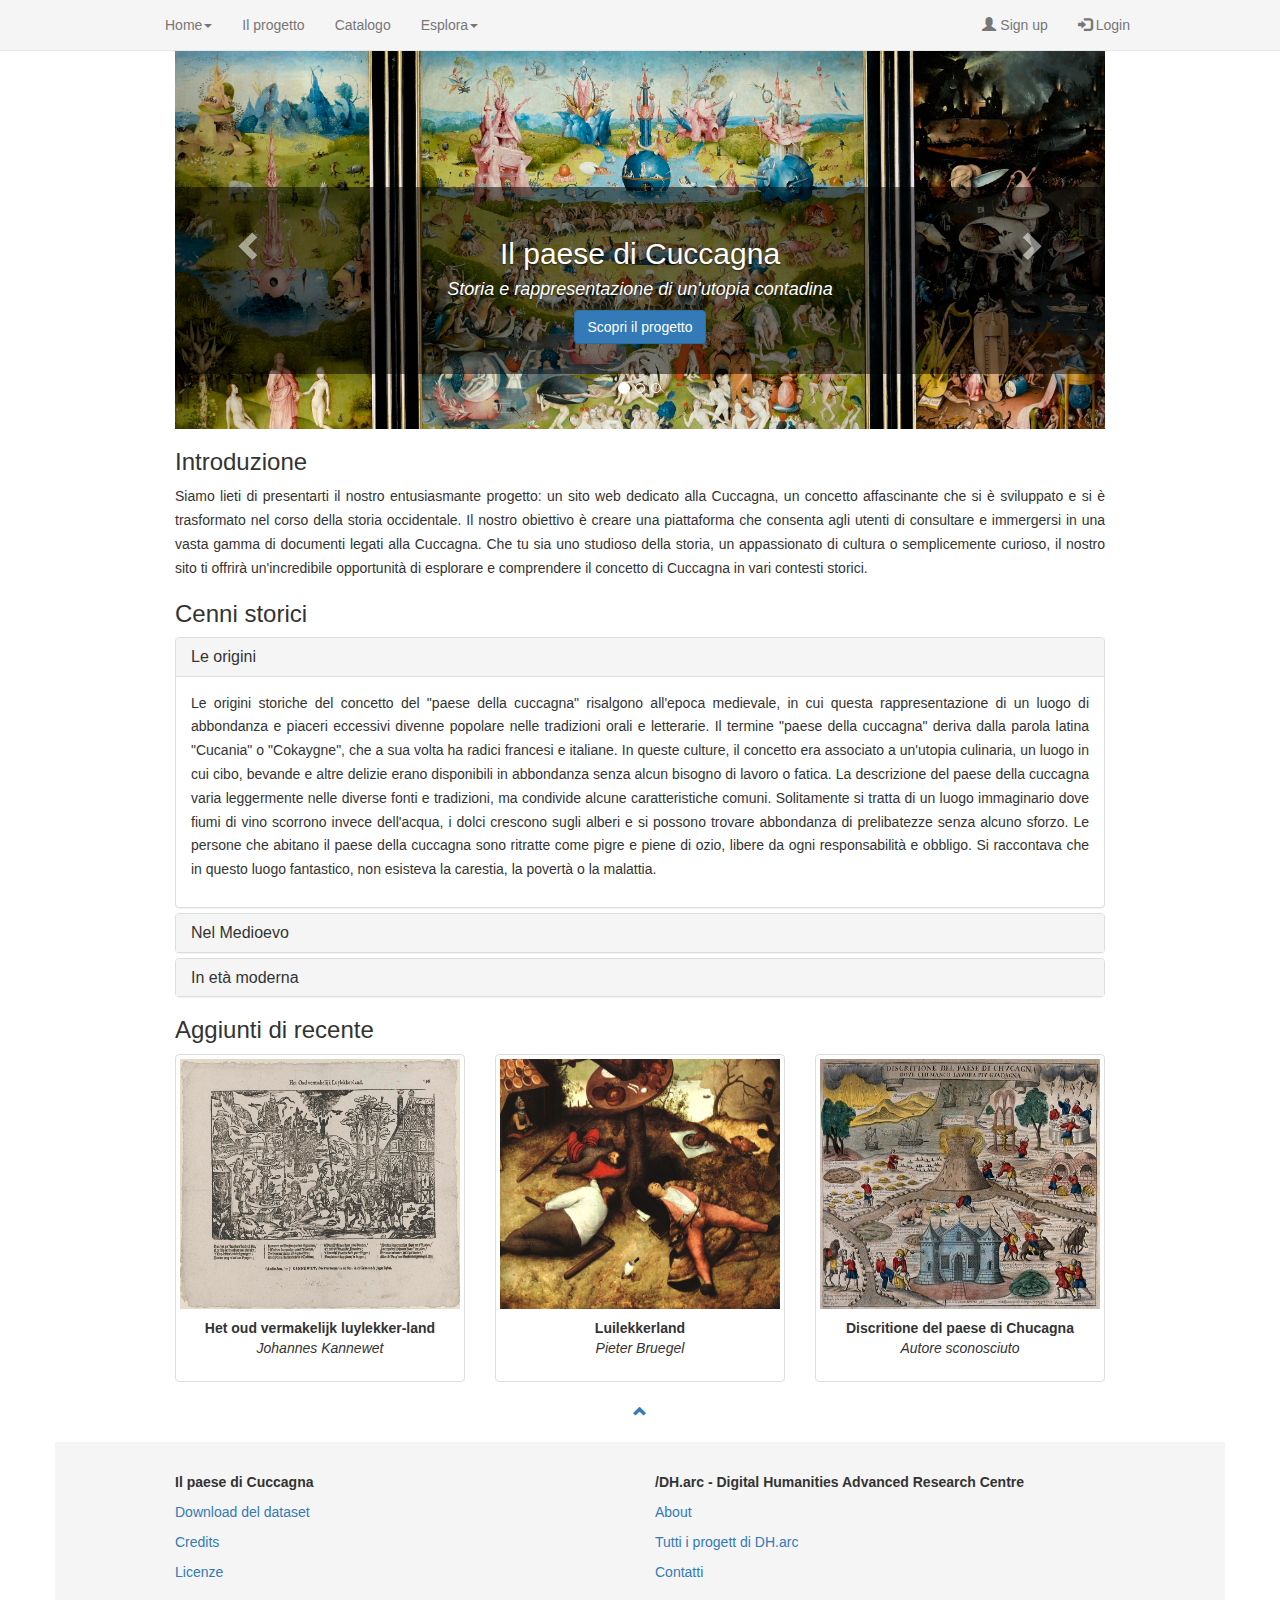
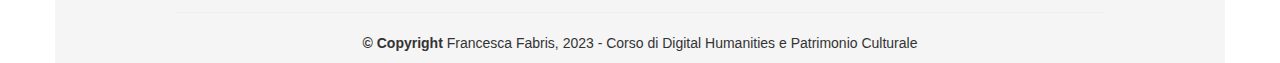
<file: index.html>
<!DOCTYPE html>
<html lang="it">
<head>
  <title>Il paese di Cuccagna</title>
  <link rel="icon" type="image/x-icon" href="IMG/Favicon.jpg">
  <meta charset="utf-8">
  <meta name="viewport" content="width=device-width, initial-scale=1">
  <link rel="stylesheet" href="https://maxcdn.bootstrapcdn.com/bootstrap/3.4.1/css/bootstrap.min.css">
  <link rel="stylesheet" href="style.css">
  <script src="https://ajax.googleapis.com/ajax/libs/jquery/3.6.4/jquery.min.js"></script>
  <script src="https://maxcdn.bootstrapcdn.com/bootstrap/3.4.1/js/bootstrap.min.js"></script>
  <META NAME="DC.Title" CONTENT="Il Paese di Cuccagna">
  <META NAME="DC.Creator" CONTENT="Francesca Fabris">
  <META NAME="DC.Subject" CONTENT="Rappresentazione, Cuccagna, Paese di Cuccagna, Bengodi, Dipinti, Letteratura">
  <META NAME="DC.Description" CONTENT="Sito creato per permettere una navigazione e un raffronto tra le diverse rappresentazioni del Paese della Cuccagna che si sono date nel corso della storia occidentale">
  <META NAME="DC.Publisher" CONTENT="Università di Bologna">
  <META NAME="DC.Date" CONTENT="30/05/2023">
  <META NAME="DC.Type" CONTENT="Sito web">
  <META NAME="DC.Format" CONTENT="HTML">
  <META NAME="DC.Identifier" CONTENT="https://alsdaskind.github.io/paese-di-cuccagna/">
  <META NAME="DC.Language" CONTENT="Italiano">
  <META NAME="DC.Rights" CONTENT="Accesso libero Creative Commons">
</head>

<body>
<!-- Fixed Navbar -->
  <nav class="navbar navbar-default navbar-fixed-top">
    <div class="container-fluid">
      <div class="navbar-header">
        <button type="button" class="navbar-toggle" data-toggle="collapse" data-target="#myNavbar">
          <span class="icon-bar"></span>
          <span class="icon-bar"></span>
          <span class="icon-bar"></span>
        </button>
      </div>
      <div class="collapse navbar-collapse" id="myNavbar">
        <ul class="nav navbar-nav">
          <li class="dropdown">
            <a class="dropdown-toggle" data-toggle="dropdown" href="#">Home<span class="caret"></span></a>
            <ul class="dropdown-menu">
              <li><a href="#top">Introduzione</a><li>
              <li><a href="#">Cenni storici</a><li>
              <li><a href="#">Aggiunti di recente</a><li>
            </ul>
          </li>
          <li><a href="ilprogetto.html">Il progetto</a></li>
          <li><a href="catalogo.html">Catalogo</a></li>
          <li class="dropdown">
            <a class="dropdown-toggle" data-toggle="dropdown" href="#">Esplora<span class="caret"></span></a>
            <ul class="dropdown-menu">
              <li><a href="esplora.html">Per luoghi</a></li>
              <li><a href="esplora.html">Per date</a></li>
              <li><a href="esplora.html">Per percorsi</a></li>
            </ul>
          </li>
        </ul>
        <ul class="nav navbar-nav navbar-right"> <!-- Modal per Signup e Login -->
          <li><a href="#" data-toggle="modal" data-target="#signupModal"><span class="glyphicon glyphicon-user"></span> Sign up</a></li>
          <li><a href="#" data-toggle="modal" data-target="#loginModal"><span class="glyphicon glyphicon-log-in"></span> Login</a></li>
        </ul>
      </div>
    </div>
  </nav>
<section id="top" class="diriempimento"></section>

<!-- Carousel -->
<section>
    <div class="container"> 
      <div id="myCarousel" class="carousel slide" data-ride="carousel">
        <ol class="carousel-indicators">
          <li data-target="#myCarousel" data-slide-to="0" class="active"></li>
          <li data-target="#myCarousel" data-slide-to="1"></li>
          <li data-target="#myCarousel" data-slide-to="2"></li>
        </ol>
        <div class="carousel-inner">
          <div class="item active">
            <img src="IMG/Carousel.jpg" alt="Rappresentazione del paese di Cuccagna" style="height:379px">
            <div class="carousel-caption">
              <h2 class="text-light">Il paese di Cuccagna</h2>
              <h4 class="text-light"><i>Storia e rappresentazione di un'utopia contadina</i></h4>
              <a href="ilprogetto.html" type="button" class="btn btn-primary">Scopri il progetto</a>
            </div>
          </div>
          <div class="item">
            <img src="IMG/Carousel2.jpeg" alt="Rappresentazione del paese di Cuccagna" style="height:379px">
            <div class="carousel-caption">
              <h2 class="text-light">Il paese di Cuccagna</h2>
              <h4 class="text-light"><i>Storia e rappresentazione di un'utopia contadina</i></h4>
              <a href="catalogo.html" type="button" class="btn btn-primary">Naviga il catalogo</a>
            </div>
          </div>
          <div class="item">
            <img src="IMG/Carousel3.jpg" alt="Rappresentazione del paese di Cuccagna" style="height:379px">
            <div class="carousel-caption">
              <h2 class="text-light">Il paese di Cuccagna</h2>
              <h4 class="text-light"><i>Storia e rappresentazione di un'utopia contadina</i></h4>
              <a href="esplora.html" type="button" class="btn btn-primary">Scopri i percorsi interattivi</a>
            </div>
          </div>
        </div>
        <a class="left carousel-control" href="#myCarousel" data-slide="prev">
          <span class="glyphicon glyphicon-chevron-left"></span>
          <span class="sr-only">Previous</span>
        </a>
        <a class="right carousel-control" href="#myCarousel" data-slide="next">
          <span class="glyphicon glyphicon-chevron-right"></span>
          <span class="sr-only">Next</span>
        </a>
      </div>
    </div>
  </section>

  <section class="container">
    <div id="intro">
      <h3>Introduzione</h3>
      <p class="giustificato">Siamo lieti di presentarti il nostro entusiasmante progetto: un sito web dedicato alla Cuccagna, un concetto affascinante che si è sviluppato e si è trasformato nel corso della storia occidentale. Il nostro obiettivo è creare una piattaforma che consenta agli utenti di consultare e immergersi in una vasta gamma di documenti legati alla Cuccagna. Che tu sia uno studioso della storia, un appassionato di cultura o semplicemente curioso, il nostro sito ti offrirà un'incredibile opportunità di esplorare e comprendere il concetto di Cuccagna in vari contesti storici.</p>
    </div>

    <!-- Accordion --> 
    <div class="grey">
      <h3>Cenni storici</h3>
      <div class="panel-group" id="accordion">
        <div class="panel panel-default">
          <div class="panel-heading">
            <h4 class="panel-title">
              <a data-toggle="collapse" data-parent="#accordion" href="#collapse1">
              Le origini</a>
            </h4>
          </div>
          <div id="collapse1" class="panel-collapse collapse in">
            <div class="panel-body"><p class="giustificato">Le origini storiche del concetto del "paese della cuccagna" risalgono all'epoca medievale, in cui questa rappresentazione di un luogo di abbondanza e piaceri eccessivi divenne popolare nelle tradizioni orali e letterarie. Il termine "paese della cuccagna" deriva dalla parola latina "Cucania" o "Cokaygne", che a sua volta ha radici francesi e italiane. In queste culture, il concetto era associato a un'utopia culinaria, un luogo in cui cibo, bevande e altre delizie erano disponibili in abbondanza senza alcun bisogno di lavoro o fatica. La descrizione del paese della cuccagna varia leggermente nelle diverse fonti e tradizioni, ma condivide alcune caratteristiche comuni. Solitamente si tratta di un luogo immaginario dove fiumi di vino scorrono invece dell'acqua, i dolci crescono sugli alberi e si possono trovare abbondanza di prelibatezze senza alcuno sforzo. Le persone che abitano il paese della cuccagna sono ritratte come pigre e piene di ozio, libere da ogni responsabilità e obbligo. Si raccontava che in questo luogo fantastico, non esisteva la carestia, la povertà o la malattia.<p></div>
          </div>
        </div>
        <div class="panel panel-default">
          <div class="panel-heading">
            <h4 class="panel-title">
              <a data-toggle="collapse" data-parent="#accordion" href="#collapse2">
              Nel Medioevo</a>
            </h4>
          </div>
          <div id="collapse2" class="panel-collapse collapse">
            <div class="panel-body"><p class="giustificato">In età medievale, la rappresentazione del paese della Cuccagna si trasformò in un vero e proprio simbolo di desiderio e aspirazione. Questo paradiso culinario veniva descritto come un luogo in cui regnava l'abbondanza senza sforzo, dove le tavole erano abbondanti di cibi prelibati e dolci golosi. La Cuccagna medievale era spesso dipinta come un luogo fantastico, in cui il cibo sgorgava dai fiumi, gli alberi producevano pietanze deliziose e ogni desiderio culinario veniva soddisfatto. Questa rappresentazione utopica offriva un'evocazione di piacere e gioia in un'epoca in cui la fame e le difficoltà erano all'ordine del giorno. Le storie e le ballate medievali diffondevano il mito della Cuccagna, alimentando l'immaginazione delle persone e creando un'atmosfera di meraviglia e speranza in un mondo in cui la vita quotidiana era spesso dura e priva di lussi.</p></div>
          </div>
        </div>
        <div class="panel panel-default">
          <div class="panel-heading">
            <h4 class="panel-title">
              <a data-toggle="collapse" data-parent="#accordion" href="#collapse3">
              In età moderna</a>
            </h4>
          </div>
          <div id="collapse3" class="panel-collapse collapse">
            <div class="panel-body"><p class="giustificato">Nell'età moderna, la rappresentazione del paese della Cuccagna si evolse ulteriormente, adattandosi alle nuove sfide e alle trasformazioni culturali dell'epoca. La Cuccagna divenne un simbolo di un ideale di vita abbondante e piacevole, spesso associato alla prosperità e al lusso. Nei dipinti e nelle opere letterarie, il paese della Cuccagna veniva raffigurato come un luogo idilliaco, in cui tavole imbandite e festini sfarzosi si susseguivano in un susseguirsi di piaceri culinari. L'immagine di un paradiso gastronomico, in cui ogni desiderio culinario veniva soddisfatto, rifletteva le aspirazioni delle classi agiate e le loro fantasie di una vita di abbondanza e raffinatezza. La Cuccagna in età moderna divenne un'immagine di sogno, un'utopia culinaria che alimentava l'immaginazione delle persone e offriva una fuga dalle restrizioni e dalle limitazioni della vita quotidiana.</p></div>
          </div>
        </div>
      </div>
    </div>

    <!-- Image Gallery --> 
    <div>
      <h3>Aggiunti di recente</h3>
      <div class="row">
        <div class="col-md-4">
          <div class="thumbnail">
            <a href="item1.html" target="_blank">
              <img src="IMG/Item1.jpeg" alt="Het oud vermakelijk luylekker-land" style="height:250px">
              <div class="caption">
                <p><b>Het oud vermakelijk luylekker-land</b><br>
                    <i>Johannes Kannewet</i></p>
              </div>
            </a>
          </div>
        </div>
        <div class="col-md-4">
          <div class="thumbnail">
            <a href="#" target="_blank">
              <img src="IMG/Item3.jpg" alt="Luilekkerland" style="height:250px">
              <div class="caption">
                <p><b>Luilekkerland</b><br>
                    <i>Pieter Bruegel</i></p>
              </div>
            </a>
          </div>
        </div>
        <div class="col-md-4">
          <div class="thumbnail">
            <a href="#" target="_blank">
              <img src="IMG/Item4.jpeg" alt="Discritione del paese di Chucagna doue chi manco lavora piu guadagna" style="height:250px">
              <div class="caption">
                <p><b>Discritione del paese di Chucagna</b><br>
                    <i>Autore sconosciuto</i></p>
              </div>
            </a>
          </div>
        </div>
      </div>
    </div>
  </section>

  <!-- Per tornare su -->
  <section>
    <div class="tornasu">
    <a style="text-align: center;" href="#top" title="Torna su"><span class="glyphicon glyphicon-chevron-up"></span></a>
    </div>
  </section>
  
  <!-- Footer -->
  <footer class="container text-center">
    <div class="row text-left">
      <div class="col-sm-6"><p><b>Il paese di Cuccagna</b></p>
      <p><a href="#">Download del dataset</a></p>
      <p><a href="#">Credits</a></p>
      <p><a href="#">Licenze</a></p>
      </div>
      <div class="col-sm-6"><p><b>/DH.arc - Digital Humanities Advanced Research Centre</b></p>
      <p><a href="https://centri.unibo.it/dharc/en/research/projects-at-dh-arc" target="_blank">About</a></p>
      <p><a href="https://centri.unibo.it/dharc/en/research/projects-at-dh-arc" target="_blank">Tutti i progett di DH.arc</a></p>
      <p><a href="https://centri.unibo.it/dharc/en/contacts" target="_blank">Contatti</a></p>
      </div>
    </div>
    <hr>
    <div class="text-center">
      <p><b>&copy; Copyright</b> Francesca Fabris, 2023 - Corso di Digital Humanities e Patrimonio Culturale</p>
    </div>
  </footer>

  <!-- Modal Signup e Login -->
  <div class="modal fade" id="signupModal" tabindex="-1" role="dialog" aria-labelledby="signupModalLabel" aria-hidden="true">
    <div class="modal-dialog" role="document">
      <div class="modal-content">
        <div class="modal-header">
          <h5 class="modal-title" id="signupModalLabel">Registrati</h5>
          <button type="button" class="close" data-dismiss="modal" aria-label="Close">
            <span aria-hidden="true">&times;</span>
          </button>
        </div>
        <div class="modal-body">
          <!-- Contenuto del form di registrazione -->
          <form>
            <div class="form-group">
              <label for="name">Username</label>
              <input type="text" class="form-control" id="name" placeholder="Inserisci il tuo username">
            </div>
            <div class="form-group">
              <label for="email">Email</label>
              <input type="email" class="form-control" id="email" placeholder="Inserisci la tua email">
            </div>
            <div class="form-group">
              <label for="password">Password</label>
              <input type="password" class="form-control" id="password" placeholder="Inserisci la tua password">
            </div>
            <button type="submit" class="btn btn-primary">Registrati</button>
          </form>
        </div>
      </div>
    </div>
  </div>
  <div class="modal fade" id="loginModal" tabindex="-1" role="dialog" aria-labelledby="loginModalLabel" aria-hidden="true">
    <div class="modal-dialog" role="document">
      <div class="modal-content">
        <div class="modal-header">
          <h5 class="modal-title" id="loginModalLabel">Accedi</h5>
          <button type="button" class="close" data-dismiss="modal" aria-label="Close">
            <span aria-hidden="true">&times;</span>
          </button>
        </div>
        <div class="modal-body">
          <!-- Contenuto del form di login -->
          <form>
            <div class="form-group">
              <label for="username">Username</label>
              <input type="text" class="form-control" id="username" placeholder="Inserisci il tuo username">
            </div>
            <div class="form-group">
              <label for="password">Password</label>
              <input type="password" class="form-control" id="password" placeholder="Inserisci la tua password">
            </div>
            <button type="submit" class="btn btn-primary">Accedi</button>
          </form>
        </div>
      </div>
    </div>
  </div>

</body>
</html>
</file>
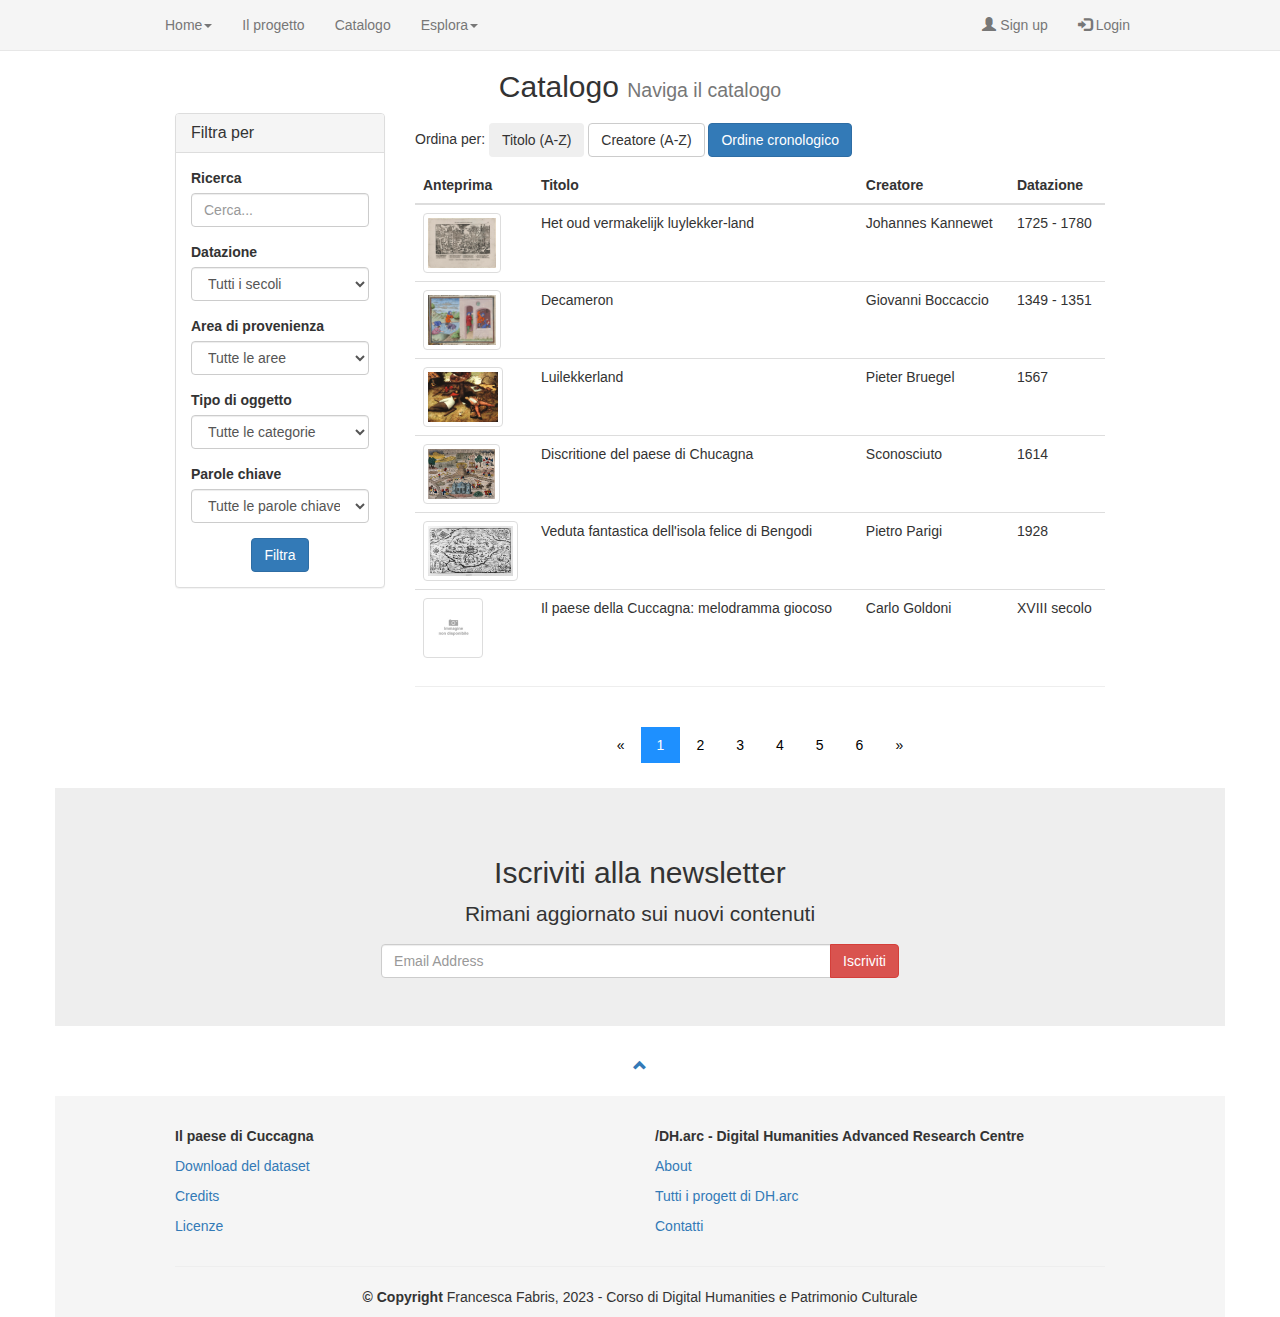
<file: catalogo.html>
<!DOCTYPE html>
<html lang="it">
<head>
  <title>Catalogo generale</title>
  <link rel="icon" type="image/x-icon" href="IMG/Favicon.jpg">
  <meta charset="utf-8">
  <meta name="viewport" content="width=device-width, initial-scale=1">
  <link rel="stylesheet" href="https://maxcdn.bootstrapcdn.com/bootstrap/3.4.1/css/bootstrap.min.css">
  <link rel="stylesheet" href="style.css">
  <script src="https://ajax.googleapis.com/ajax/libs/jquery/3.6.4/jquery.min.js"></script>
  <script src="https://maxcdn.bootstrapcdn.com/bootstrap/3.4.1/js/bootstrap.min.js"></script>
  <META NAME="DC.Title" CONTENT="Il Paese di Cuccagna">
  <META NAME="DC.Creator" CONTENT="Francesca Fabris">
  <META NAME="DC.Subject" CONTENT="Rappresentazione, Cuccagna, Paese di Cuccagna, Bengodi, Dipinti, Letteratura">
  <META NAME="DC.Description" CONTENT="Sito creato per permettere una navigazione e un raffronto tra le diverse rappresentazioni del Paese della Cuccagna che si sono date nel corso della storia occidentale">
  <META NAME="DC.Publisher" CONTENT="Università di Bologna">
  <META NAME="DC.Date" CONTENT="30/05/2023">
  <META NAME="DC.Type" CONTENT="Sito web">
  <META NAME="DC.Format" CONTENT="HTML">
  <META NAME="DC.Identifier" CONTENT="https://alsdaskind.github.io/paese-di-cuccagna/">
  <META NAME="DC.Language" CONTENT="Italiano">
  <META NAME="DC.Rights" CONTENT="Accesso libero Creative Commons">
</head>

<body>
<!-- Fixed Navbar -->
  <nav class="navbar navbar-default navbar-fixed-top">
    <div class="container-fluid">
      <div class="navbar-header">
        <button type="button" class="navbar-toggle" data-toggle="collapse" data-target="#myNavbar">
          <span class="icon-bar"></span>
          <span class="icon-bar"></span>
          <span class="icon-bar"></span>
        </button>
      </div>
      <div class="collapse navbar-collapse" id="myNavbar">
        <ul class="nav navbar-nav">
          <li class="dropdown">
            <a class="dropdown-toggle" data-toggle="dropdown" href="#">Home<span class="caret"></span></a>
            <ul class="dropdown-menu">
              <li><a href="index.html">Introduzione</a><li>
              <li><a href="index.html">Cenni storici</a><li>
              <li><a href="index.html">Aggiunti di recente</a><li>
            </ul>
          </li>
          <li><a href="ilprogetto.html">Il progetto</a></li>
          <li><a href="#">Catalogo</a></li>
          <li class="dropdown">
            <a class="dropdown-toggle" data-toggle="dropdown" href="#">Esplora<span class="caret"></span></a>
            <ul class="dropdown-menu">
              <li><a href="esplora.html">Per luoghi</a></li>
              <li><a href="esplora.html">Per date</a></li>
              <li><a href="esplora.html">Per percorsi</a></li>
            </ul>
          </li>
        </ul>
        <ul class="nav navbar-nav navbar-right"> <!-- Modal per Signup e Login -->
          <li><a href="#" data-toggle="modal" data-target="#signupModal"><span class="glyphicon glyphicon-user"></span> Sign up</a></li>
          <li><a href="#" data-toggle="modal" data-target="#loginModal"><span class="glyphicon glyphicon-log-in"></span> Login</a></li>
        </ul>
      </div>
    </div>
  </nav>

  <section id="top" class="diriempimento"></section>

  <section class="container"><h2>Catalogo <small>Naviga il catalogo</small></h2></section>
  <section class="container">
    <div class="row">
      <div class="col-md-3">
        <div class="panel panel-default">
          <div class="panel-heading">
            <h4 class="panel-title">Filtra per</h4>
          </div>
          <div class="panel-body">
            <form> <!-- Navigazione per filtri: elemento form -->
              <div class="form-group">
                <label for="search">Ricerca</label>
                <input type="text" class="form-control" id="search" placeholder="Cerca...">
              </div>
              <div class="form-group">
                <label for="category">Datazione</label>
                <select class="form-control" id="category">
                  <option value="">Tutti i secoli</option>
                  <option value="categoria1">Duecento</option>
                  <option value="categoria2">Trecento</option>
                  <option value="categoria3">Quattrocento</option>
                  <option value="categoria4">Cinquecento</option>
                  <option value="categoria5">Seicento</option>
                  <option value="categoria6">Settecento</option>
                  <option value="categoria7">Ottocento</option>
                  <option value="categoria8">Novecento</option>
                </select>
              </div>
              <div class="form-group">
                <label for="category">Area di provenienza</label>
                <select class="form-control" id="category">
                  <option value="">Tutte le aree</option>
                  <option value="categoria1">Italia</option>
                  <option value="categoria2">Francia</option>
                  <option value="categoria3">Paesi Bassi</option>
                  <option value="categoria4">Spagna</option>
                  <optio value="categoria5">...</optio>
                </select>
              </div>
              <div class="form-group">
                <label for="category">Tipo di oggetto</label>
                <select class="form-control" id="category">
                  <option value="">Tutte le categorie</option>
                  <option value="categoria1">Testo</option>
                  <option value="categoria2">Dipinto</option>
                  <option value="categoria3">Stampa</option>
                  <option value="categoria4">...</option>
                </select>
              </div>
              <div class="form-group">
                <label for="category">Parole chiave</label>
                <select class="form-control" id="category">
                  <option value="">Tutte le parole chiave</option>
                  <option value="categoria1">Cuccagna</option>
                  <option value="categoria2">Bengodi</option>
                  <option value="categoria3">Eldoardo</option>
                  <option value="categoria5">Carnevale</option>
                  <option value="categoria6">Altro...</option>
                </select>
              </div>
              <div class="centrato">
              <button type="submit" class="btn btn-primary">Filtra</button>
              </div>
            </form>
          </div>
        </div>
      </div>
      <div class="col-md-9">
        <div><h5>Ordina per:
          <button type="button" class="btn">Titolo (A-Z)</button>
          <button type="button" class="btn btn-default">Creatore (A-Z)</button>
          <button type="button" class="btn btn-primary">Ordine cronologico</button>
          </h5>
        </div>
        <table class="table">
          <thead>
            <tr>
              <th>Anteprima</th>
              <th>Titolo</th>
              <th>Creatore</th>
              <th>Datazione</th>
            </tr>
          </thead>
          <tbody style="text-align:left">
            <tr>
              <td><a href="item1.html" title="Apri la pagina dell'item"><img src="IMG/Item1.jpeg" alt="Lights" style="height:60px" class="img-thumbnail"></a></td>
              <td>Het oud vermakelijk luylekker-land</td>
              <td>Johannes Kannewet</td>
              <td>1725 - 1780</td>
            </tr>
            <tr>
              <td><a href="item2.html" title="Apri la pagina dell'item"><img src="IMG/Item2.jpg" style="height:60px" class="img-thumbnail"></a></td>
              <td>Decameron</td>
              <td>Giovanni Boccaccio</td>
              <td>1349 - 1351</td>
            </tr>
            <tr>
              <td><a href="#" title="Apri la pagina dell'item"><img src="IMG/Item3.jpg" style="height:60px" class="img-thumbnail"></a></td>
              <td>Luilekkerland</td>
              <td>Pieter Bruegel</td>
              <td>1567</td>
            </tr>
            <tr>
              <td><a href="#" title="Apri la pagina dell'item"><img src="IMG/Item4.jpeg" style="height:60px" class="img-thumbnail"></a></td>
              <td>Discritione del paese di Chucagna</td>
              <td>Sconosciuto</td>
              <td>1614</td>
            </tr>
            <tr>
              <td><a href="#" title="Apri la pagina dell'item"><img src="IMG/Item5.jpg" style="height:60px" class="img-thumbnail"></a></td>
              <td>Veduta fantastica dell'isola felice di Bengodi</td>
              <td>Pietro Parigi</td>
              <td>1928</td>
            </tr>
            <tr>
              <td><a href="#" title="Apri la pagina dell'item"><img src="IMG/Item6.jpg" style="height:60px" class="img-thumbnail"></a></td>
              <td>Il paese della Cuccagna: melodramma giocoso</td>
              <td>Carlo Goldoni</td>
              <td>XVIII secolo</td>
            </tr>
          </tbody>
        </table>
        <hr>
        <div style="text-align: center"> <div class="pagination"> <!-- Bootstrap pagination -->
          <a href="#">&laquo;</a>
          <a class="active" href="#">1</a>
          <a href="#">2</a>
          <a href="#">3</a>
          <a href="#">4</a>
          <a href="#">5</a>
          <a href="#">6</a>
          <a href="#">&raquo;</a>
        </div>
      </div>
      </div>
  </section>
  <section>
    <div class="jumbotron container text-center"> <!-- Jumbotron per newsletter -->
      <h2>Iscriviti alla newsletter</h2> 
      <p>Rimani aggiornato sui nuovi contenuti</p> 
      <form class="form-inline">
        <div class="input-group">
          <input type="email" class="form-control" size="50" placeholder="Email Address" required>
          <div class="input-group-btn">
            <button type="button" class="btn btn-danger">Iscriviti</button>
          </div>
        </div>
      </form>
    </div>
  </section>

  <!-- Per tornare su -->
  <section>
    <div class="tornasu">
    <a style="text-align: center;" href="#top" title="Torna su"><span class="glyphicon glyphicon-chevron-up"></span></a>
    </div>
  </section>

  <!-- Footer -->
  <footer class="container">
    <div class="row text-left">
      <div class="col-sm-6"><p><b>Il paese di Cuccagna</b></p>
      <p><a href="#">Download del dataset</a></p>
      <p><a href="#">Credits</a></p>
      <p><a href="#">Licenze</a></p>
      </div>
      <div class="col-sm-6"><p><b>/DH.arc - Digital Humanities Advanced Research Centre</b></p>
      <p><a href="https://centri.unibo.it/dharc/en/research/projects-at-dh-arc" target="_blank">About</a></p>
      <p><a href="https://centri.unibo.it/dharc/en/research/projects-at-dh-arc" target="_blank">Tutti i progett di DH.arc</a></p>
      <p><a href="https://centri.unibo.it/dharc/en/contacts" target="_blank">Contatti</a></p>
      </div>
    </div>
    <hr>
    <div class="text-center">
      <p><b>&copy; Copyright</b> Francesca Fabris, 2023 - Corso di Digital Humanities e Patrimonio Culturale</p>
    </div>
  </footer>

  <!-- Modal Signup e Login -->
  <div class="modal fade" id="signupModal" tabindex="-1" role="dialog" aria-labelledby="signupModalLabel" aria-hidden="true">
    <div class="modal-dialog" role="document">
      <div class="modal-content">
        <div class="modal-header">
          <h5 class="modal-title" id="signupModalLabel">Registrati</h5>
          <button type="button" class="close" data-dismiss="modal" aria-label="Close">
            <span aria-hidden="true">&times;</span>
          </button>
        </div>
        <div class="modal-body">
          <!-- Contenuto del form di registrazione -->
          <form>
            <div class="form-group">
              <label for="name">Username</label>
              <input type="text" class="form-control" id="name" placeholder="Inserisci il tuo username">
            </div>
            <div class="form-group">
              <label for="email">Email</label>
              <input type="email" class="form-control" id="email" placeholder="Inserisci la tua email">
            </div>
            <div class="form-group">
              <label for="password">Password</label>
              <input type="password" class="form-control" id="password" placeholder="Inserisci la tua password">
            </div>
            <button type="submit" class="btn btn-primary">Registrati</button>
          </form>
        </div>
      </div>
    </div>
  </div>

  <div class="modal fade" id="loginModal" tabindex="-1" role="dialog" aria-labelledby="loginModalLabel" aria-hidden="true">
    <div class="modal-dialog" role="document">
      <div class="modal-content">
        <div class="modal-header">
          <h5 class="modal-title" id="loginModalLabel">Accedi</h5>
          <button type="button" class="close" data-dismiss="modal" aria-label="Close">
            <span aria-hidden="true">&times;</span>
          </button>
        </div>
        <div class="modal-body">
          <!-- Contenuto del form di login -->
          <form>
            <div class="form-group">
              <label for="username">Username</label>
              <input type="text" class="form-control" id="username" placeholder="Inserisci il tuo username">
            </div>
            <div class="form-group">
              <label for="password">Password</label>
              <input type="password" class="form-control" id="password" placeholder="Inserisci la tua password">
            </div>
            <button type="submit" class="btn btn-primary">Accedi</button>
          </form>
        </div>
      </div>
    </div>
  </div>

</body>
</html>
</file>
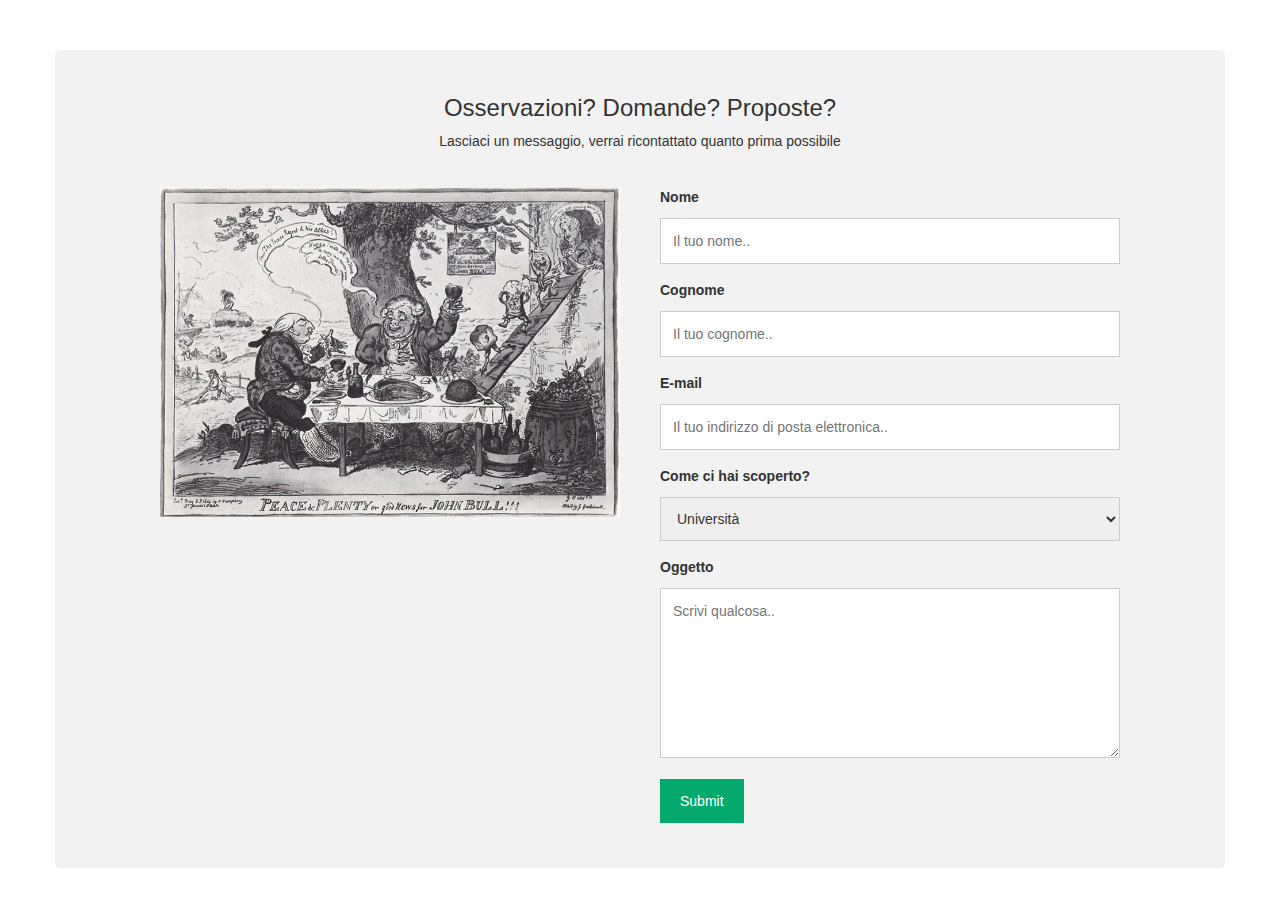
<file: contact.html>
<!DOCTYPE html>
<html lang="it">
<head>
  <title>Contattaci</title>
  <link rel="icon" type="image/x-icon" href="IMG/Favicon.jpg">
  <meta charset="utf-8">
  <meta name="viewport" content="width=device-width, initial-scale=1">
  <link rel="stylesheet" href="https://maxcdn.bootstrapcdn.com/bootstrap/3.4.1/css/bootstrap.min.css">
  <link rel="stylesheet" href="style.css">
  <script src="https://ajax.googleapis.com/ajax/libs/jquery/3.6.4/jquery.min.js"></script>
  <script src="https://maxcdn.bootstrapcdn.com/bootstrap/3.4.1/js/bootstrap.min.js"></script>
  <META NAME="DC.Title" CONTENT="Il Paese di Cuccagna">
  <META NAME="DC.Creator" CONTENT="Francesca Fabris">
  <META NAME="DC.Subject" CONTENT="Rappresentazione, Cuccagna, Paese di Cuccagna, Bengodi, Dipinti, Letteratura">
  <META NAME="DC.Description" CONTENT="Sito creato per permettere una navigazione e un raffronto tra le diverse rappresentazioni del Paese della Cuccagna che si sono date nel corso della storia occidentale">
  <META NAME="DC.Publisher" CONTENT="Università di Bologna">
  <META NAME="DC.Date" CONTENT="30/05/2023">
  <META NAME="DC.Type" CONTENT="Sito web">
  <META NAME="DC.Format" CONTENT="HTML">
  <META NAME="DC.Identifier" CONTENT="https://alsdaskind.github.io/paese-di-cuccagna/">
  <META NAME="DC.Language" CONTENT="Italiano">
  <META NAME="DC.Rights" CONTENT="Accesso libero Creative Commons">
  <style>
  body {
    font-family: Arial, Helvetica, sans-serif;
  }

  * {
    box-sizing: border-box;
  }

  /* Style inputs */
  input[type=text], select, textarea {
    width: 100%;
    padding: 12px;
    border: 1px solid #ccc;
    margin-top: 6px;
    margin-bottom: 16px;
    resize: vertical;
  }

  input[type=submit] {
    background-color: #04AA6D;
    color: white;
    padding: 12px 20px;
    border: none;
    cursor: pointer;
  }

  input[type=submit]:hover {
    background-color: #45a049;
  }

  /* Style the container/contact section */
  .container {
    border-radius: 5px;
    background-color: #f2f2f2;
    margin: 100px, 50px;
    padding: 25px 100px 25px 100px;
  }

  /* Create two columns that float next to eachother */
  .column {
    float: left;
    width: 50%;
    margin-top: 6px;
    padding: 20px;
  }

  /* Clear floats after the columns */
  .row:after {
    content: "";
    display: table;
    clear: both;
  }

  /* Responsive layout - when the screen is less than 600px wide, make the two columns stack on top of each other instead of next to each other */
  @media screen and (max-width: 600px) {
    .column, input[type=submit] {
      width: 100%;
      margin-top: 0;
    }
  }
  </style>
</head>
<body>
  <section class="diriempimento"></section>
  <!-- Bootstrap Contact Section, che utilizza l'elemento "form"-->
  <section>
  <div class="container">
    <div class="centrato">
      <h3>Osservazioni? Domande? Proposte?</h3>
      <p>Lasciaci un messaggio, verrai ricontattato quanto prima possibile</p>
    </div>
    <div class="row">
      <div class="column centrato">
        <img src="IMG/Contact.png" style="width:100%">
      </div>
      <div class="column">
        <form action="/action_page.php">
          <label for="fname">Nome</label>
          <input type="text" id="fname" name="firstname" placeholder="Il tuo nome..">
          <label for="lname">Cognome</label>
          <input type="text" id="lname" name="lastname" placeholder="Il tuo cognome..">
          <label for="email">E-mail</label>
          <input type="text" id="email" name="email" placeholder="Il tuo indirizzo di posta elettronica..">
          <label for="question">Come ci hai scoperto?</label>
          <select id="quest" name="question">
            <option value="università">Università</option>
            <option value="socialmedia">Social Media</option>
            <option value="ricercaautonoma">Ricerca autonoma</option>
            <option value="altro">Altro</option>
          </select>
          <label for="subject">Oggetto</label>
          <textarea id="subject" name="subject" placeholder="Scrivi qualcosa.." style="height:170px"></textarea>
          <input type="submit" value="Submit">
        </form>
      </div>
    </div>
  </div>
  </section>
  <section class="diriempimento"></section>
</body>
</html>
</file>
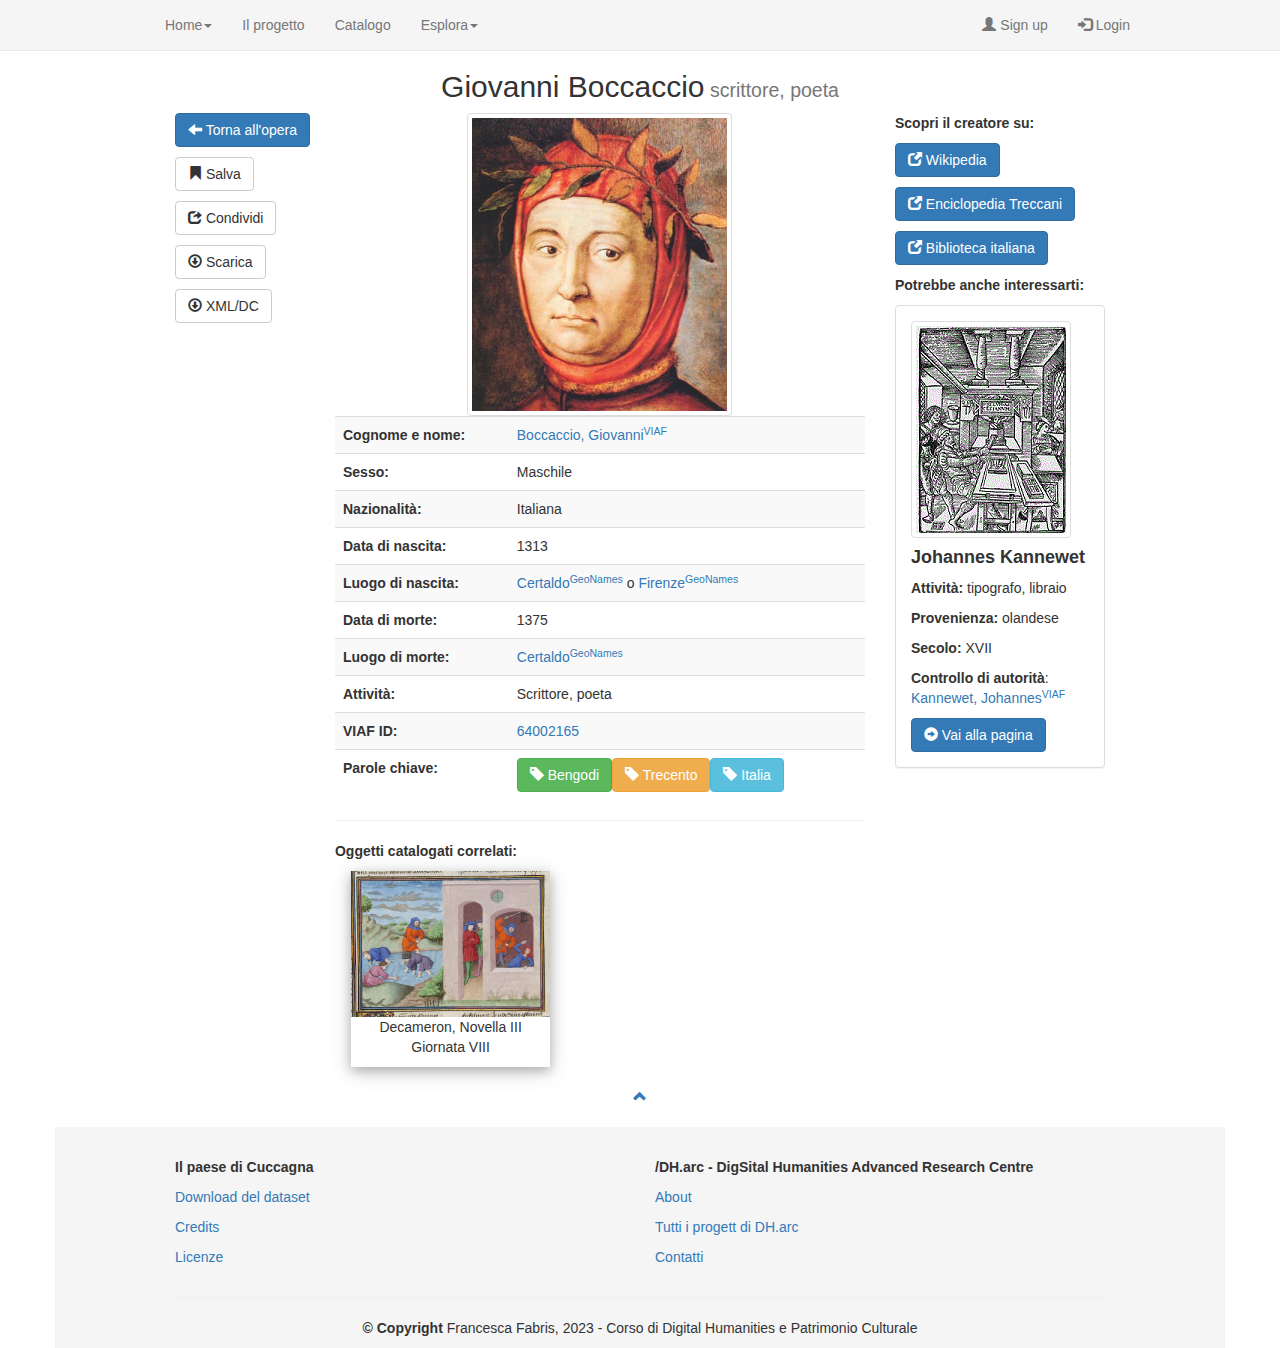
<file: creatore2.html>
<!DOCTYPE html>
<html lang="it">
<head>
  <title>Giovanni Boccaccio</title>
  <link rel="icon" type="image/x-icon" href="IMG/Favicon.jpg">
  <meta charset="utf-8">
  <meta name="viewport" content="width=device-width, initial-scale=1">
  <link rel="stylesheet" href="https://www.w3schools.com/w3css/4/w3.css">
  <link rel="stylesheet" href="https://maxcdn.bootstrapcdn.com/bootstrap/3.4.1/css/bootstrap.min.css">
  <link rel="stylesheet" href="style.css">
  <script src="https://ajax.googleapis.com/ajax/libs/jquery/3.6.4/jquery.min.js"></script>
  <script src="https://maxcdn.bootstrapcdn.com/bootstrap/3.4.1/js/bootstrap.min.js"></script>
  <META NAME="DC.Title" CONTENT="Il Paese di Cuccagna">
  <META NAME="DC.Creator" CONTENT="Francesca Fabris">
  <META NAME="DC.Subject" CONTENT="Rappresentazione, Cuccagna, Paese di Cuccagna, Bengodi, Dipinti, Letteratura">
  <META NAME="DC.Description" CONTENT="Sito creato per permettere una navigazione e un raffronto tra le diverse rappresentazioni del Paese della Cuccagna che si sono date nel corso della storia occidentale">
  <META NAME="DC.Publisher" CONTENT="Università di Bologna">
  <META NAME="DC.Date" CONTENT="30/05/2023">
  <META NAME="DC.Type" CONTENT="Sito web">
  <META NAME="DC.Format" CONTENT="HTML">
  <META NAME="DC.Identifier" CONTENT="https://alsdaskind.github.io/paese-di-cuccagna/">
  <META NAME="DC.Language" CONTENT="Italiano">
  <META NAME="DC.Rights" CONTENT="Accesso libero Creative Commons">
</head>

<body>
  <nav class="navbar navbar-default navbar-fixed-top">
  <div class="container-fluid">
    <div class="navbar-header">
      <button type="button" class="navbar-toggle" data-toggle="collapse" data-target="#myNavbar">
        <span class="icon-bar"></span>
        <span class="icon-bar"></span>
        <span class="icon-bar"></span>
      </button>
    </div>
    <div class="collapse navbar-collapse" id="myNavbar">
      <ul class="nav navbar-nav">
        <li class="dropdown">
          <a class="dropdown-toggle" data-toggle="dropdown" href="#">Home<span class="caret"></span></a>
          <ul class="dropdown-menu">
            <li><a href="index.html">Introduzione</a><li>
            <li><a href="index.html">Cenni storici</a><li>
            <li><a href="index.html">Aggiunti di recente</a><li>
          </ul>
        </li>
        <li><a href="ilprogetto.html">Il progetto</a></li>
        <li><a href="catalogo.html">Catalogo</a></li>
        <li class="dropdown">
          <a class="dropdown-toggle" data-toggle="dropdown" href="#">Esplora<span class="caret"></span></a>
          <ul class="dropdown-menu">
            <li><a href="esplora.html">Per luoghi</a></li>
            <li><a href="esplora.html">Per date</a></li>
            <li><a href="esplora.html">Per percorsi</a></li>
          </ul>
        </li>
      </ul>
      <ul class="nav navbar-nav navbar-right">
        <li><a href="#" data-toggle="modal" data-target="#signupModal"><span class="glyphicon glyphicon-user"></span> Sign up</a></li>
        <li><a href="#" data-toggle="modal" data-target="#loginModal"><span class="glyphicon glyphicon-log-in"></span> Login</a></li>
      </ul>
    </div>
  </div>
  </nav>

  <section id="top" class="diriempimento"></section>
  <header class="container"><h2>Giovanni Boccaccio<small> scrittore, poeta</small></h2></header>
  <section class="container">
    <div class="row">
      <div class="col-sm-2">
        <div>
          <a href="item2.html" type="button" class="btn btn-primary"><span class="glyphicon glyphicon-arrow-left"></span> Torna all'opera</a>
          <p></p>
          <button type="button" class="btn btn-default"><span class="glyphicon glyphicon-bookmark"></span>  Salva</button>
          <p></p>
          <button type="button" class="btn btn-default"><span class="glyphicon glyphicon-share"></span>  Condividi</button>
          <p></p>
          <a href="IMG/Item2.jpg" download type="button" class="btn btn-default"><span class="glyphicon glyphicon-download"></span>  Scarica</a>
          <p></p>
          <a href="XML/Item2.xml" type="button" class="btn btn-default"><span class="glyphicon glyphicon-download"></span>  XML/DC</a>
        </div>
      </div>
      <div class="col-sm-7">
      <div class="centrato"><img src="IMG/Creatore2.jpg" style="width:50%" class="img-thumbnail" alt="Giovanni Boccaccio"></div>
      <table class="table table-striped">
        <tr>
          <th>Cognome e nome:</th>
          <td><a href="http://viaf.org/viaf/64002165" target="_blank" title="Identificativo VIAF">Boccaccio, Giovanni<sup>VIAF</sup></a></td>
        </tr>
        <tr>
          <th>Sesso:</th>
          <td>Maschile</td>
        </tr>
        <tr>
          <th>Nazionalità:</th>
          <td>Italiana</td>
        </tr>
        <tr>
          <th>Data di nascita:</th>
          <td>1313</td>
        </tr>
        <tr>
          <th>Luogo di nascita:</th>
          <td><a href="https://www.geonames.org/3179024/certaldo.html">Certaldo<sup>GeoNames</sup></a> o <a href="https://www.geonames.org/3176959/florence.html">Firenze<sup>GeoNames</sup></a></td>
        <tr>
          <th>Data di morte:</th>
          <td>1375</td>
        </tr>
        <tr>
          <th>Luogo di morte:</th>
          <td><a href="https://www.geonames.org/3179024/certaldo.html">Certaldo<sup>GeoNames</sup></a></td>
        <tr>
          <th>Attività:</th>
          <td>Scrittore, poeta</td>
        <tr>
          <th>VIAF ID:</th>
          <td><a href="http://viaf.org/viaf/64002165" target="_blank" title="Apri pagina Identificativo VIAF">64002165</td>
        </tr>
        <tr>
          <th>Parole chiave:</th>
          <td><button type="button" class="btn btn-success"><span class="glyphicon glyphicon-tag"></span> Bengodi</button><button type="button" class="btn btn-warning"><span class="glyphicon glyphicon-tag"></span> Trecento</button><button type="button" class="btn btn-info"><span class="glyphicon glyphicon-tag"></span> Italia</button></td>
        </tr>
      </table>
      <hr>
      <p><b>Oggetti catalogati correlati:</b></p>
      <div class="w3-container">
          <div class="w3-card-4" style="width:40%">
            <a href="item2.html" title="Apri la pagina dell'item"><img src="IMG/Item2.jpg" alt="Decameron, Novella III Giornata VIII" style="width:100%"></a>
            <div class="w3-container w3-center">
              <p>Decameron, Novella III Giornata VIII</p>
            </div>
          </div>
      </div>
      </div>
      <div class="col-sm-3">
        <p><b>Scopri il creatore su:</b></p>
        <a href="https://it.wikipedia.org/wiki/Giovanni_Boccaccio" title="Apri pagina Wikipedia" target="_blank" type="button" class="btn btn-primary"><span class="  glyphicon glyphicon-new-window"></span> Wikipedia</a>
          <p></p>
        <a href="https://www.treccani.it/enciclopedia/giovanni-boccaccio/" title="Apri pagina su Enciclopedia Treccani" target="_blank" type="button" class="btn btn-primary"><span class=" glyphicon glyphicon-new-window"></span> Enciclopedia Treccani</a>
          <p></p>
        <a href="http://www.bibliotecaitaliana.it/catalogo?start=1&q=boccacci&autori=Boccaccio,%20Giovanni&undefined" title="Apri pagina su Biblioteca italiana" target="_blank" type="button" class="btn btn-primary"><span class="glyphicon glyphicon-new-window"></span> Biblioteca italiana</a>
          <p></p>
        <p><b>Potrebbe anche interessarti:</b></p>
        <div class="panel panel-default">
            <div class="panel-body">
              <img src="IMG/Creatore1.gif" class="img-thumbnail"></img>
              <h4><b>Johannes Kannewet</b></h4>
              <p><b>Attività:</b> tipografo, libraio</p>
              <p><b>Provenienza:</b> olandese</p>
              <p><b>Secolo:</b> XVII</p>
              <p><b>Controllo di autorità</b>: <a href="http://viaf.org/viaf/18155189881682131129" target="_blank" title="Identificativo VIAF">Kannewet, Johannes<sup>VIAF</sup></a></p>
              <a href="#up" type="button" class="btn btn-primary"><span class=" glyphicon glyphicon-circle-arrow-right"></span>  Vai alla pagina</a>
            </div>
        </div>
      </div>
    </div>
  </section>

  <section>
    <div class="tornasu" style="padding-top:20px">
    <a style="text-align: center;" href="#top" title="Torna su"><span class="glyphicon glyphicon-chevron-up"></span></a>
    </div>
  </section>

  <footer class="container text-center">
    <div class="row text-left">
      <div class="col-sm-6"><p><b>Il paese di Cuccagna</b></p>
      <p><a href="#">Download del dataset</a></p>
      <p><a href="#">Credits</a></p>
      <p><a href="#">Licenze</a></p>
      </div>
      <div class="col-sm-6"><p><b>/DH.arc - DigSital Humanities Advanced Research Centre</b></p>
      <p><a href="https://centri.unibo.it/dharc/en/research/projects-at-dh-arc" target="_blank">About</a></p>
      <p><a href="https://centri.unibo.it/dharc/en/research/projects-at-dh-arc" target="_blank">Tutti i progett di DH.arc</a></p>
      <p><a href="https://centri.unibo.it/dharc/en/contacts" target="_blank">Contatti</a></p>
      </div>
    </div>
    <hr>
    <div class="text-center">
      <p><b>&copy; Copyright</b> Francesca Fabris, 2023 - Corso di Digital Humanities e Patrimonio Culturale</p>
    </div>
  </footer>

  <!-- Modal Signup e Login -->
  <div class="modal fade" id="signupModal" tabindex="-1" role="dialog" aria-labelledby="signupModalLabel" aria-hidden="true">
    <div class="modal-dialog" role="document">
      <div class="modal-content">
        <div class="modal-header">
          <h5 class="modal-title" id="signupModalLabel">Registrati</h5>
          <button type="button" class="close" data-dismiss="modal" aria-label="Close">
            <span aria-hidden="true">&times;</span>
          </button>
        </div>
        <div class="modal-body">
          <!-- Contenuto del form di registrazione -->
          <form>
            <div class="form-group">
              <label for="name">Username</label>
              <input type="text" class="form-control" id="name" placeholder="Inserisci il tuo username">
            </div>
            <div class="form-group">
              <label for="email">Email</label>
              <input type="email" class="form-control" id="email" placeholder="Inserisci la tua email">
            </div>
            <div class="form-group">
              <label for="password">Password</label>
              <input type="password" class="form-control" id="password" placeholder="Inserisci la tua password">
            </div>
            <button type="submit" class="btn btn-primary">Registrati</button>
          </form>
        </div>
      </div>
    </div>
  </div>

  <div class="modal fade" id="loginModal" tabindex="-1" role="dialog" aria-labelledby="loginModalLabel" aria-hidden="true">
    <div class="modal-dialog" role="document">
      <div class="modal-content">
        <div class="modal-header">
          <h5 class="modal-title" id="loginModalLabel">Accedi</h5>
          <button type="button" class="close" data-dismiss="modal" aria-label="Close">
            <span aria-hidden="true">&times;</span>
          </button>
        </div>
        <div class="modal-body">
          <!-- Contenuto del form di login -->
          <form>
            <div class="form-group">
              <label for="username">Username</label>
              <input type="text" class="form-control" id="username" placeholder="Inserisci il tuo username">
            </div>
            <div class="form-group">
              <label for="password">Password</label>
              <input type="password" class="form-control" id="password" placeholder="Inserisci la tua password">
            </div>
            <button type="submit" class="btn btn-primary">Accedi</button>
          </form>
        </div>
      </div>
    </div>
  </div>
  <!-- Fine Modal Signup e Login -->
</body>
</file>
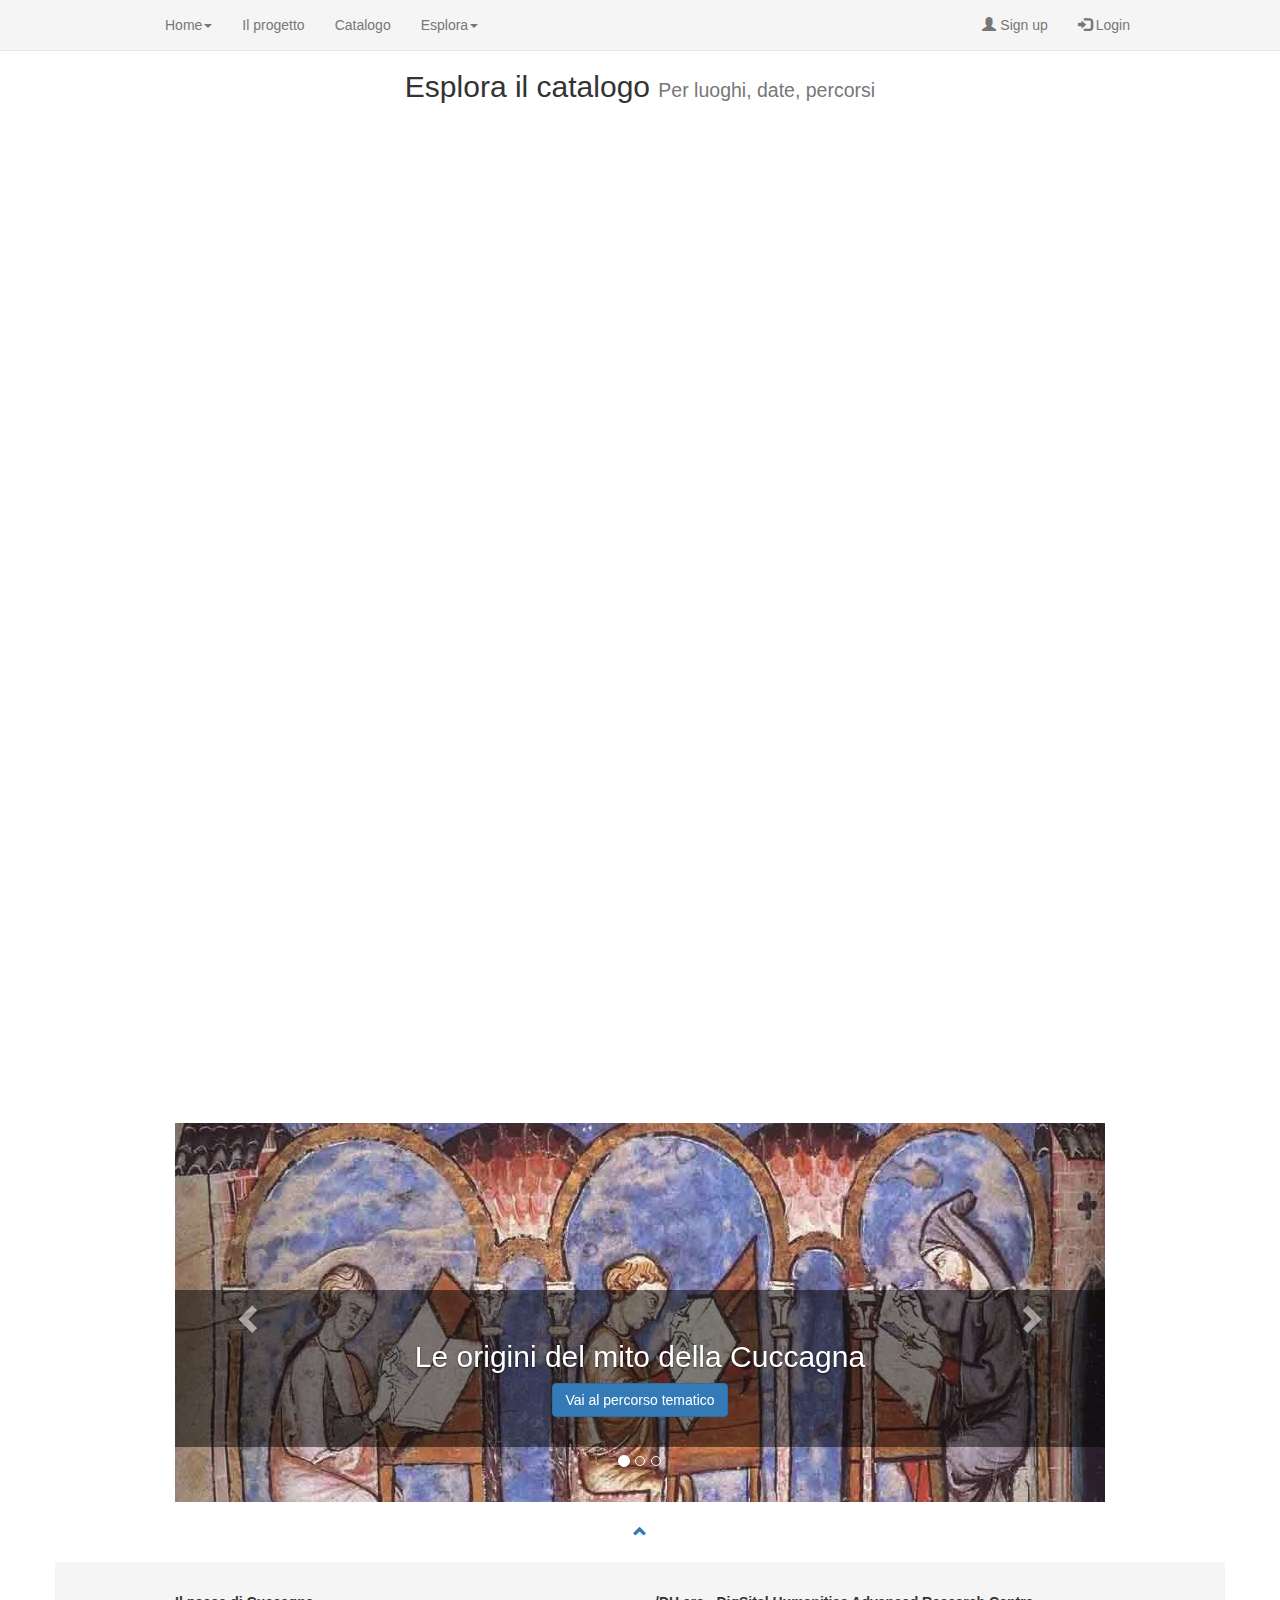
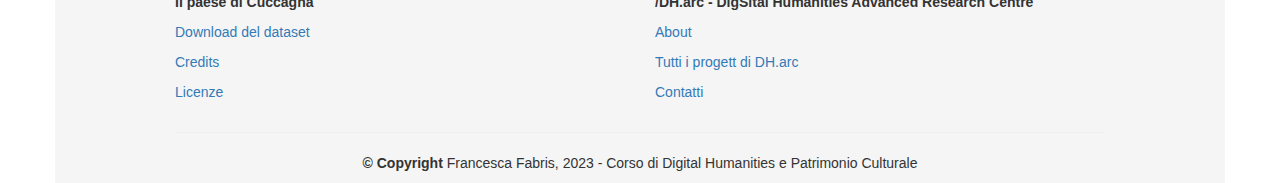
<file: esplora.html>
<!DOCTYPE html>
<html lang="it">
<head>
  <title>Esplora il catalogo</title>
  <link rel="icon" type="image/x-icon" href="IMG/Favicon.jpg">
  <meta charset="utf-8">
  <meta name="viewport" content="width=device-width, initial-scale=1">
  <link rel="stylesheet" href="https://maxcdn.bootstrapcdn.com/bootstrap/3.4.1/css/bootstrap.min.css">
  <link rel="stylesheet" href="style.css">
  <script src="https://ajax.googleapis.com/ajax/libs/jquery/3.6.4/jquery.min.js"></script>
  <script src="https://maxcdn.bootstrapcdn.com/bootstrap/3.4.1/js/bootstrap.min.js"></script>
  <META NAME="DC.Title" CONTENT="Il Paese di Cuccagna">
  <META NAME="DC.Creator" CONTENT="Francesca Fabris">
  <META NAME="DC.Subject" CONTENT="Rappresentazione, Cuccagna, Paese di Cuccagna, Bengodi, Dipinti, Letteratura">
  <META NAME="DC.Description" CONTENT="Sito creato per permettere una navigazione e un raffronto tra le diverse rappresentazioni del Paese della Cuccagna che si sono date nel corso della storia occidentale">
  <META NAME="DC.Publisher" CONTENT="Università di Bologna">
  <META NAME="DC.Date" CONTENT="30/05/2023">
  <META NAME="DC.Type" CONTENT="Sito web">
  <META NAME="DC.Format" CONTENT="HTML">
  <META NAME="DC.Identifier" CONTENT="https://alsdaskind.github.io/paese-di-cuccagna/">
  <META NAME="DC.Language" CONTENT="Italiano">
  <META NAME="DC.Rights" CONTENT="Accesso libero Creative Commons">
</head>

<body>
  <nav class="navbar navbar-default navbar-fixed-top">
    <div class="container-fluid">
      <div class="navbar-header">
        <button type="button" class="navbar-toggle" data-toggle="collapse" data-target="#myNavbar">
          <span class="icon-bar"></span>
          <span class="icon-bar"></span>
          <span class="icon-bar"></span>
        </button>
      </div>
      <div class="collapse navbar-collapse" id="myNavbar">
        <ul class="nav navbar-nav">
          <li class="dropdown">
            <a class="dropdown-toggle" data-toggle="dropdown" href="#">Home<span class="caret"></span></a>
            <ul class="dropdown-menu">
              <li><a href="index.html">Introduzione</a><li>
              <li><a href="index.html">Cenni storici</a><li>
              <li><a href="index.html">Aggiunti di recente</a><li>
            </ul>
          </li>
          <li><a href="ilprogetto.html">Il progetto</a></li>
          <li><a href="catalogo.html">Catalogo</a></li>
          <li class="dropdown">
            <a class="dropdown-toggle" data-toggle="dropdown" href="#">Esplora<span class="caret"></span></a>
            <ul class="dropdown-menu">
              <li><a href="#top">Per luoghi</a></li>
              <li><a href="#top">Per date</a></li>
              <li><a href="#top">Per percorsi</a></li>
            </ul>
          </li>
        </ul>
        <ul class="nav navbar-nav navbar-right">
          <li><a href="#" data-toggle="modal" data-target="#signupModal"><span class="glyphicon glyphicon-user"></span> Sign up</a></li>
          <li><a href="#" data-toggle="modal" data-target="#loginModal"><span class="glyphicon glyphicon-log-in"></span> Login</a></li>
        </ul>
      </div>
    </div>
  </nav>

  <section class="diriempimento" id="top"></section>

  <header class="container"><h2>Esplora il catalogo <small>Per luoghi, date, percorsi</small></h2></header>

  <!-- Iframe con Map e Timeline da Knight lab -->
  <section class="container">
    <div id="luoghi" class="centrato"><iframe src="https://uploads.knightlab.com/storymapjs/80fc88c1ff8436e3b6ebb142b984ba9d/geografia-della-cuccagna/index.html" frameborder="0" width="100%" height="500"></iframe></div>
    <div class="centrato"><iframe src='https://cdn.knightlab.com/libs/timeline3/latest/embed/index.html?source=1GNg18YI1_j-UFb_kgy3-vCv9QeaDhsAt8W6eIV77UIM&font=Default&lang=en&initial_zoom=2&height=500' width='100%' height='500' webkitallowfullscreen mozallowfullscreen allowfullscreen frameborder='0'></iframe></div>
  </section>

  <!-- Carousel -->
  <section>
    <div class="container"> 
      <div id="myCarousel" class="carousel slide" data-ride="carousel">
        <!-- Indicators -->
        <ol class="carousel-indicators">
          <li data-target="#myCarousel" data-slide-to="0" class="active"></li>
          <li data-target="#myCarousel" data-slide-to="1"></li>
          <li data-target="#myCarousel" data-slide-to="2"></li>
        </ol>
        <div class="carousel-inner">
          <div class="item active">
            <img src="IMG/Percorsi1.jpg" alt="Le origini del mito della Cuccagna" style="height:379px">
            <div class="carousel-caption">
              <h2 class="text-light">Le origini del mito della Cuccagna</h2>
              <button class="btn btn-primary">Vai al percorso tematico</a>
            </div>
          </div>
          <div class="item">
            <img src="IMG/Percorsi2.jpg" alt="Cibo e delizie nel paese di Cuccagna" style="height:379px">
            <div class="carousel-caption">
              <h2>Cibo e delizie nel paese di Cuccagna</h2>
              <button class="btn btn-primary">Vai al percorso tematico</a>
            </div>
          </div>
          <div class="item">
            <img src="IMG/Percorsi3.jpg" alt="L'assurdo e il parodistico nel paese di Cuccagna" style="height:379px">
            <div class="carousel-caption">
              <h2>L'assurdo e il parodistico nel paese di Cuccagna</h2>
              <button class="btn btn-primary">Vai al percorso tematico</a>
            </div>
          </div>
        </div>
        <a class="left carousel-control" href="#myCarousel" data-slide="prev">
          <span class="glyphicon glyphicon-chevron-left"></span>
          <span class="sr-only">Previous</span>
        </a>
        <a class="right carousel-control" href="#myCarousel" data-slide="next">
          <span class="glyphicon glyphicon-chevron-right"></span>
          <span class="sr-only">Next</span>
        </a>
      </div>
    </div>
  </section>

  <!-- Per tornare su -->
  <section>
    <div class="tornasu" style="padding-top:20px">
    <a style="text-align: center;" href="#top" title="Torna su"><span class="glyphicon glyphicon-chevron-up"></span></a>
    </div>
  </section>
  
  <!-- Footer -->
  <footer class="container text-center">
    <div class="row text-left">
      <div class="col-sm-6"><p><b>Il paese di Cuccagna</b></p>
      <p><a href="#">Download del dataset</a></p>
      <p><a href="#">Credits</a></p>
      <p><a href="#">Licenze</a></p>
      </div>
      <div class="col-sm-6"><p><b>/DH.arc - DigSital Humanities Advanced Research Centre</b></p>
      <p><a href="https://centri.unibo.it/dharc/en/research/projects-at-dh-arc" target="_blank">About</a></p>
      <p><a href="https://centri.unibo.it/dharc/en/research/projects-at-dh-arc" target="_blank">Tutti i progett di DH.arc</a></p>
      <p><a href="https://centri.unibo.it/dharc/en/contacts" target="_blank">Contatti</a></p>
      </div>
    </div>
    <hr>
    <div class="text-center">
      <p><b>&copy; Copyright</b> Francesca Fabris, 2023 - Corso di Digital Humanities e Patrimonio Culturale</p>
    </div>
  </footer>

  <!-- Modal Signup e Login -->
  <div class="modal fade" id="signupModal" tabindex="-1" role="dialog" aria-labelledby="signupModalLabel" aria-hidden="true">
    <div class="modal-dialog" role="document">
      <div class="modal-content">
        <div class="modal-header">
          <h5 class="modal-title" id="signupModalLabel">Registrati</h5>
          <button type="button" class="close" data-dismiss="modal" aria-label="Close">
            <span aria-hidden="true">&times;</span>
          </button>
        </div>
        <div class="modal-body">
          <!-- Contenuto del form di registrazione -->
          <form>
            <div class="form-group">
              <label for="name">Username</label>
              <input type="text" class="form-control" id="name" placeholder="Inserisci il tuo username">
            </div>
            <div class="form-group">
              <label for="email">Email</label>
              <input type="email" class="form-control" id="email" placeholder="Inserisci la tua email">
            </div>
            <div class="form-group">
              <label for="password">Password</label>
              <input type="password" class="form-control" id="password" placeholder="Inserisci la tua password">
            </div>
            <button type="submit" class="btn btn-primary">Registrati</button>
          </form>
        </div>
      </div>
    </div>
  </div>
  <div class="modal fade" id="loginModal" tabindex="-1" role="dialog" aria-labelledby="loginModalLabel" aria-hidden="true">
    <div class="modal-dialog" role="document">
      <div class="modal-content">
        <div class="modal-header">
          <h5 class="modal-title" id="loginModalLabel">Accedi</h5>
          <button type="button" class="close" data-dismiss="modal" aria-label="Close">
            <span aria-hidden="true">&times;</span>
          </button>
        </div>
        <div class="modal-body">
          <form>
            <div class="form-group">
              <label for="username">Username</label>
              <input type="text" class="form-control" id="username" placeholder="Inserisci il tuo username">
            </div>
            <div class="form-group">
              <label for="password">Password</label>
              <input type="password" class="form-control" id="password" placeholder="Inserisci la tua password">
            </div>
            <button type="submit" class="btn btn-primary">Accedi</button>
          </form>
        </div>
      </div>
    </div>
  </div>

</body>
</html>
</file>
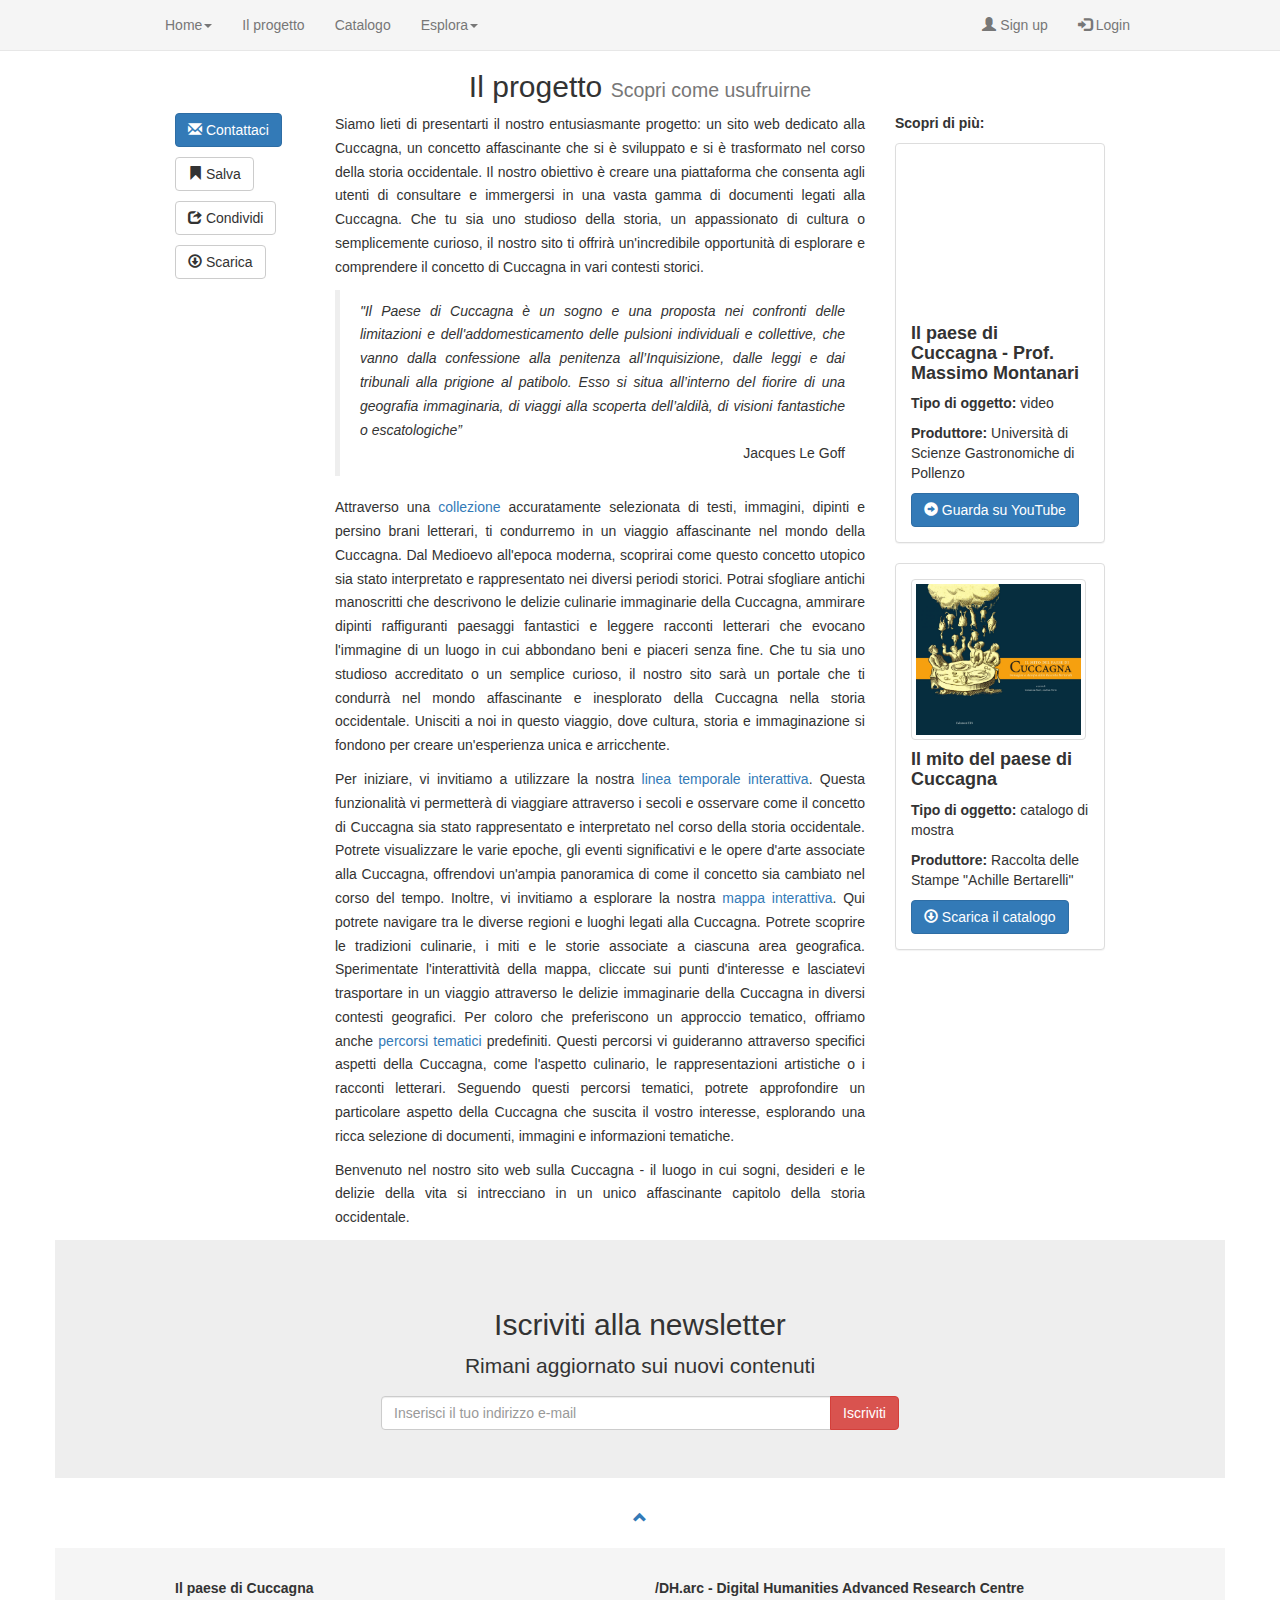
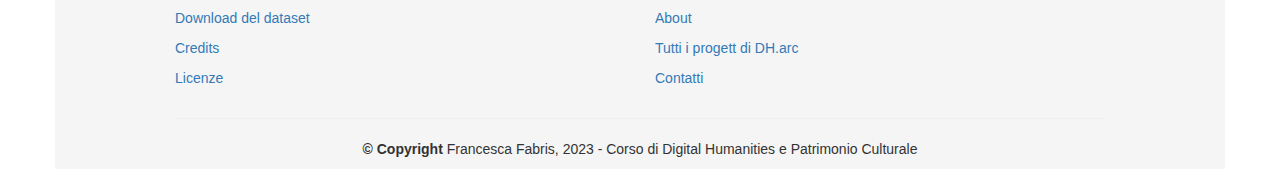
<file: ilprogetto.html>
<!DOCTYPE html>
<html lang="it">
<head>
  <title>Il progetto</title>
  <link rel="icon" type="image/x-icon" href="IMG/Favicon.jpg">
  <meta charset="utf-8">
  <meta name="viewport" content="width=device-width, initial-scale=1">
  <link rel="stylesheet" href="https://maxcdn.bootstrapcdn.com/bootstrap/3.4.1/css/bootstrap.min.css">
  <link rel="stylesheet" href="style.css">
  <script src="https://ajax.googleapis.com/ajax/libs/jquery/3.6.4/jquery.min.js"></script>
  <script src="https://maxcdn.bootstrapcdn.com/bootstrap/3.4.1/js/bootstrap.min.js"></script>
  <META NAME="DC.Title" CONTENT="Il Paese di Cuccagna">
  <META NAME="DC.Creator" CONTENT="Francesca Fabris">
  <META NAME="DC.Subject" CONTENT="Rappresentazione, Cuccagna, Paese di Cuccagna, Bengodi, Dipinti, Letteratura">
  <META NAME="DC.Description" CONTENT="Sito creato per permettere una navigazione e un raffronto tra le diverse rappresentazioni del Paese della Cuccagna che si sono date nel corso della storia occidentale">
  <META NAME="DC.Publisher" CONTENT="Università di Bologna">
  <META NAME="DC.Date" CONTENT="30/05/2023">
  <META NAME="DC.Type" CONTENT="Sito web">
  <META NAME="DC.Format" CONTENT="HTML">
  <META NAME="DC.Identifier" CONTENT="https://alsdaskind.github.io/paese-di-cuccagna/">
  <META NAME="DC.Language" CONTENT="Italiano">
  <META NAME="DC.Rights" CONTENT="Accesso libero Creative Commons">
</head>

<body>
  <!-- Navbar fixed -->
  <nav class="navbar navbar-default navbar-fixed-top">
    <div class="container-fluid">
      <div class="navbar-header">
        <button type="button" class="navbar-toggle" data-toggle="collapse" data-target="#myNavbar">
          <span class="icon-bar"></span>
          <span class="icon-bar"></span>
          <span class="icon-bar"></span>
        </button>
      </div>
      <div class="collapse navbar-collapse" id="myNavbar">
        <ul class="nav navbar-nav">
          <li class="dropdown">
            <a class="dropdown-toggle" data-toggle="dropdown" href="#">Home<span class="caret"></span></a>
            <ul class="dropdown-menu">
              <li><a href="index.html">Introduzione</a><li>
              <li><a href="index.html">Cenni storici</a><li>
              <li><a href="index.html">Aggiunti di recente</a><li>
            </ul>
          </li>
          <li><a href="#">Il progetto</a></li>
          <li><a href="catalogo.html">Catalogo</a></li>
          <li class="dropdown">
            <a class="dropdown-toggle" data-toggle="dropdown" href="#">Esplora<span class="caret"></span></a>
            <ul class="dropdown-menu">
              <li><a href="esplora.html">Per luoghi</a></li>
              <li><a href="esplora.html">Per date</a></li>
              <li><a href="esplora.html">Per percorsi</a></li>
            </ul>
          </li>
        </ul><!--Signup e Login Modal -->
        <ul class="nav navbar-nav navbar-right">
          <li><a href="#" data-toggle="modal" data-target="#signupModal"><span class="glyphicon glyphicon-user"></span> Sign up</a></li>
          <li><a href="#" data-toggle="modal" data-target="#loginModal"><span class="glyphicon glyphicon-log-in"></span> Login</a></li>
        </ul>
      </div>
    </div>
  </nav>

  <section class="diriempimento" id="top"></section>

  <header class="container"><h2>Il progetto <small> Scopri come usufruirne</small></h2></header>
  
  <section class="container">
    <div class="row">
      <div class="col-sm-2">
        <div>
          <a href="contact.html" target="_blank" type="button" class="btn btn-primary contatto"><span class=" glyphicon glyphicon-envelope"></span>  Contattaci</a>
          <p></p>
          <button type="button" class="btn btn-default"><span class="glyphicon glyphicon-bookmark"></span>  Salva</button>
          <p></p>
          <button type="button" class="btn btn-default"><span class="glyphicon glyphicon-share"></span>  Condividi</button>
          <p></p>
          <a href="#" download type="button" class="btn btn-default"><span class="glyphicon glyphicon-download"></span>  Scarica</a>
          <p></p>
        </div>
      </div>
      <div class="col-sm-7">
          <div>
            <p class="giustificato">Siamo lieti di presentarti il nostro entusiasmante progetto: un sito web dedicato alla Cuccagna, un concetto affascinante che si è sviluppato e si è trasformato nel corso della storia occidentale.

            Il nostro obiettivo è creare una piattaforma che consenta agli utenti di consultare e immergersi in una vasta gamma di documenti legati alla Cuccagna. Che tu sia uno studioso della storia, un appassionato di cultura o semplicemente curioso, il nostro sito ti offrirà un'incredibile opportunità di esplorare e comprendere il concetto di Cuccagna in vari contesti storici.
            </p>
            <blockquote class="giustificato">
              <i>"Il Paese di Cuccagna è un sogno e una proposta nei confronti delle limitazioni e dell'addomesticamento delle pulsioni individuali e collettive, che vanno dalla confessione alla penitenza all’Inquisizione, dalle leggi e dai tribunali alla prigione al patibolo. Esso si situa all’interno del fiorire di una geografia immaginaria, di viaggi alla scoperta dell’aldilà, di visioni fantastiche o escatologiche”</i>
              <p style="text-align: right">Jacques Le Goff</p>
            </blockquote>
            <p class="giustificato">
            Attraverso una <a href="catalogo.html" title="Vai a catalogo">collezione</a> accuratamente selezionata di testi, immagini, dipinti e persino brani letterari, ti condurremo in un viaggio affascinante nel mondo della Cuccagna. Dal Medioevo all'epoca moderna, scoprirai come questo concetto utopico sia stato interpretato e rappresentato nei diversi periodi storici.

            Potrai sfogliare antichi manoscritti che descrivono le delizie culinarie immaginarie della Cuccagna, ammirare dipinti raffiguranti paesaggi fantastici e leggere racconti letterari che evocano l'immagine di un luogo in cui abbondano beni e piaceri senza fine.
            Che tu sia uno studioso accreditato o un semplice curioso, il nostro sito sarà un portale che ti condurrà nel mondo affascinante e inesplorato della Cuccagna nella storia occidentale. Unisciti a noi in questo viaggio, dove cultura, storia e immaginazione si fondono per creare un'esperienza unica e arricchente.
            </p>
            <p class="giustificato">
              Per iniziare, vi invitiamo a utilizzare la nostra <a href="esplora.html" title="Apri linea temporale">linea temporale interattiva</a>. Questa funzionalità vi permetterà di viaggiare attraverso i secoli e osservare come il concetto di Cuccagna sia stato rappresentato e interpretato nel corso della storia occidentale. Potrete visualizzare le varie epoche, gli eventi significativi e le opere d'arte associate alla Cuccagna, offrendovi un'ampia panoramica di come il concetto sia cambiato nel corso del tempo.

              Inoltre, vi invitiamo a esplorare la nostra <a href="esplora.html" title="Apri mappa interattiva">mappa interattiva</a>. Qui potrete navigare tra le diverse regioni e luoghi legati alla Cuccagna. Potrete scoprire le tradizioni culinarie, i miti e le storie associate a ciascuna area geografica. Sperimentate l'interattività della mappa, cliccate sui punti d'interesse e lasciatevi trasportare in un viaggio attraverso le delizie immaginarie della Cuccagna in diversi contesti geografici.

              Per coloro che preferiscono un approccio tematico, offriamo anche <a href="esplora.html" title="Apri percorsi tematici">percorsi tematici</a> predefiniti. Questi percorsi vi guideranno attraverso specifici aspetti della Cuccagna, come l'aspetto culinario, le rappresentazioni artistiche o i racconti letterari. Seguendo questi percorsi tematici, potrete approfondire un particolare aspetto della Cuccagna che suscita il vostro interesse, esplorando una ricca selezione di documenti, immagini e informazioni tematiche.
            </p>
            <p class="giustificato">
            Benvenuto nel nostro sito web sulla Cuccagna - il luogo in cui sogni, desideri e le delizie della vita si intrecciano in un unico affascinante capitolo della storia occidentale.</p>
          </div>
      </div>
      <div class="col-sm-3">
        <p><b>Scopri di più:</b></p>
        <div class="panel panel-default">
          <div class="panel-body"><!-- Iframe per YT, così come per Maps e Timelines -->
            <iframe width="180" src="https://www.youtube.com/embed/l63VJEU3PzI" title="YouTube video player" frameborder="0" allow="accelerometer; autoplay; clipboard-write; encrypted-media; gyroscope; picture-in-picture; web-share" allowfullscreen></iframe>
            <h4><b>Il paese di Cuccagna - Prof. Massimo Montanari</b></h4>
            <p><b>Tipo di oggetto:</b> video</p>
            <p><b>Produttore:</b> Università di Scienze Gastronomiche di Pollenzo</p>
            <a href="https://www.youtube.com/watch?v=l63VJEU3PzI" type="button" class="btn btn-primary" target="_blank"><span class="glyphicon glyphicon-circle-arrow-right"></span>  Guarda su YouTube</a>
          </div>
        </div>
        <div class="panel panel-default">
          <div class="panel-body">
            <img src="IMG/Mostra.jpg" class="img-thumbnail" style="width:175px">
            <h4><b>Il mito del paese di Cuccagna</b></h4>
            <p><b>Tipo di oggetto:</b> catalogo di mostra</p>
            <p><b>Produttore:</b> Raccolta delle Stampe "Achille Bertarelli"</p>
            <a href="#up" type="button" class="btn btn-primary"><span class=" glyphicon glyphicon-download"></span>  Scarica il catalogo</a>
          </div>
        </div>
       </div>
        </div>
    </div>
  </section>

  <!-- Jumbotron con Newsletter (elemento form con input) -->
  <div class="container jumbotron text-center">
      <h2>Iscriviti alla newsletter</h2> 
      <p>Rimani aggiornato sui nuovi contenuti</p> 
      <form class="form-inline">
        <div class="input-group">
          <input type="email" class="form-control" size="50" placeholder="Inserisci il tuo indirizzo e-mail" required>
          <div class="input-group-btn">
            <button type="button" class="btn btn-danger">Iscriviti</button>
          </div>
        </div>
      </form>
  </div>

  <!-- Per tornare su -->
  <section>
    <div class="tornasu">
    <a style="text-align: center;" href="#top" title="Torna su"><span class="glyphicon glyphicon-chevron-up"></span></a>
    </div>
  </section>

  <!-- Footer -->
  <footer class="container">
    <div class="row text-left">
      <div class="col-sm-6"><p><b>Il paese di Cuccagna</b></p>
      <p><a href="#">Download del dataset</a></p>
      <p><a href="#">Credits</a></p>
      <p><a href="#">Licenze</a></p>
      </div>
      <div class="col-sm-6"><p><b>/DH.arc - Digital Humanities Advanced Research Centre</b></p>
      <p><a href="https://centri.unibo.it/dharc/en/research/projects-at-dh-arc" target="_blank">About</a></p>
      <p><a href="https://centri.unibo.it/dharc/en/research/projects-at-dh-arc" target="_blank">Tutti i progett di DH.arc</a></p>
      <p><a href="https://centri.unibo.it/dharc/en/contacts" target="_blank">Contatti</a></p>
      </div>
    </div>
    <hr>
    <div class="text-center">
      <p><b>&copy; Copyright</b> Francesca Fabris, 2023 - Corso di Digital Humanities e Patrimonio Culturale</p>
    </div>
  </footer>

  <!-- Modal Signup e Login -->
  <div class="modal fade" id="signupModal" tabindex="-1" role="dialog" aria-labelledby="signupModalLabel" aria-hidden="true">
    <div class="modal-dialog" role="document">
      <div class="modal-content">
        <div class="modal-header">
          <h5 class="modal-title" id="signupModalLabel">Registrati</h5>
          <button type="button" class="close" data-dismiss="modal" aria-label="Close">
            <span aria-hidden="true">&times;</span>
          </button>
        </div>
        <div class="modal-body">
          <!-- Contenuto del form di registrazione -->
          <form>
            <div class="form-group">
              <label for="name">Username</label>
              <input type="text" class="form-control" id="name" placeholder="Inserisci il tuo username">
            </div>
            <div class="form-group">
              <label for="email">Email</label>
              <input type="email" class="form-control" id="email" placeholder="Inserisci la tua email">
            </div>
            <div class="form-group">
              <label for="password">Password</label>
              <input type="password" class="form-control" id="password" placeholder="Inserisci la tua password">
            </div>
            <button type="submit" class="btn btn-primary">Registrati</button>
          </form>
        </div>
      </div>
    </div>
  </div>

  <div class="modal fade" id="loginModal" tabindex="-1" role="dialog" aria-labelledby="loginModalLabel" aria-hidden="true">
    <div class="modal-dialog" role="document">
      <div class="modal-content">
        <div class="modal-header">
          <h5 class="modal-title" id="loginModalLabel">Accedi</h5>
          <button type="button" class="close" data-dismiss="modal" aria-label="Close">
            <span aria-hidden="true">&times;</span>
          </button>
        </div>
        <div class="modal-body">
          <!-- Contenuto del form di login -->
          <form>
            <div class="form-group">
              <label for="username">Username</label>
              <input type="text" class="form-control" id="username" placeholder="Inserisci il tuo username">
            </div>
            <div class="form-group">
              <label for="password">Password</label>
              <input type="password" class="form-control" id="password" placeholder="Inserisci la tua password">
            </div>
            <button type="submit" class="btn btn-primary">Accedi</button>
          </form>
        </div>
      </div>
    </div>
  </div>

</body>
</html>
</file>
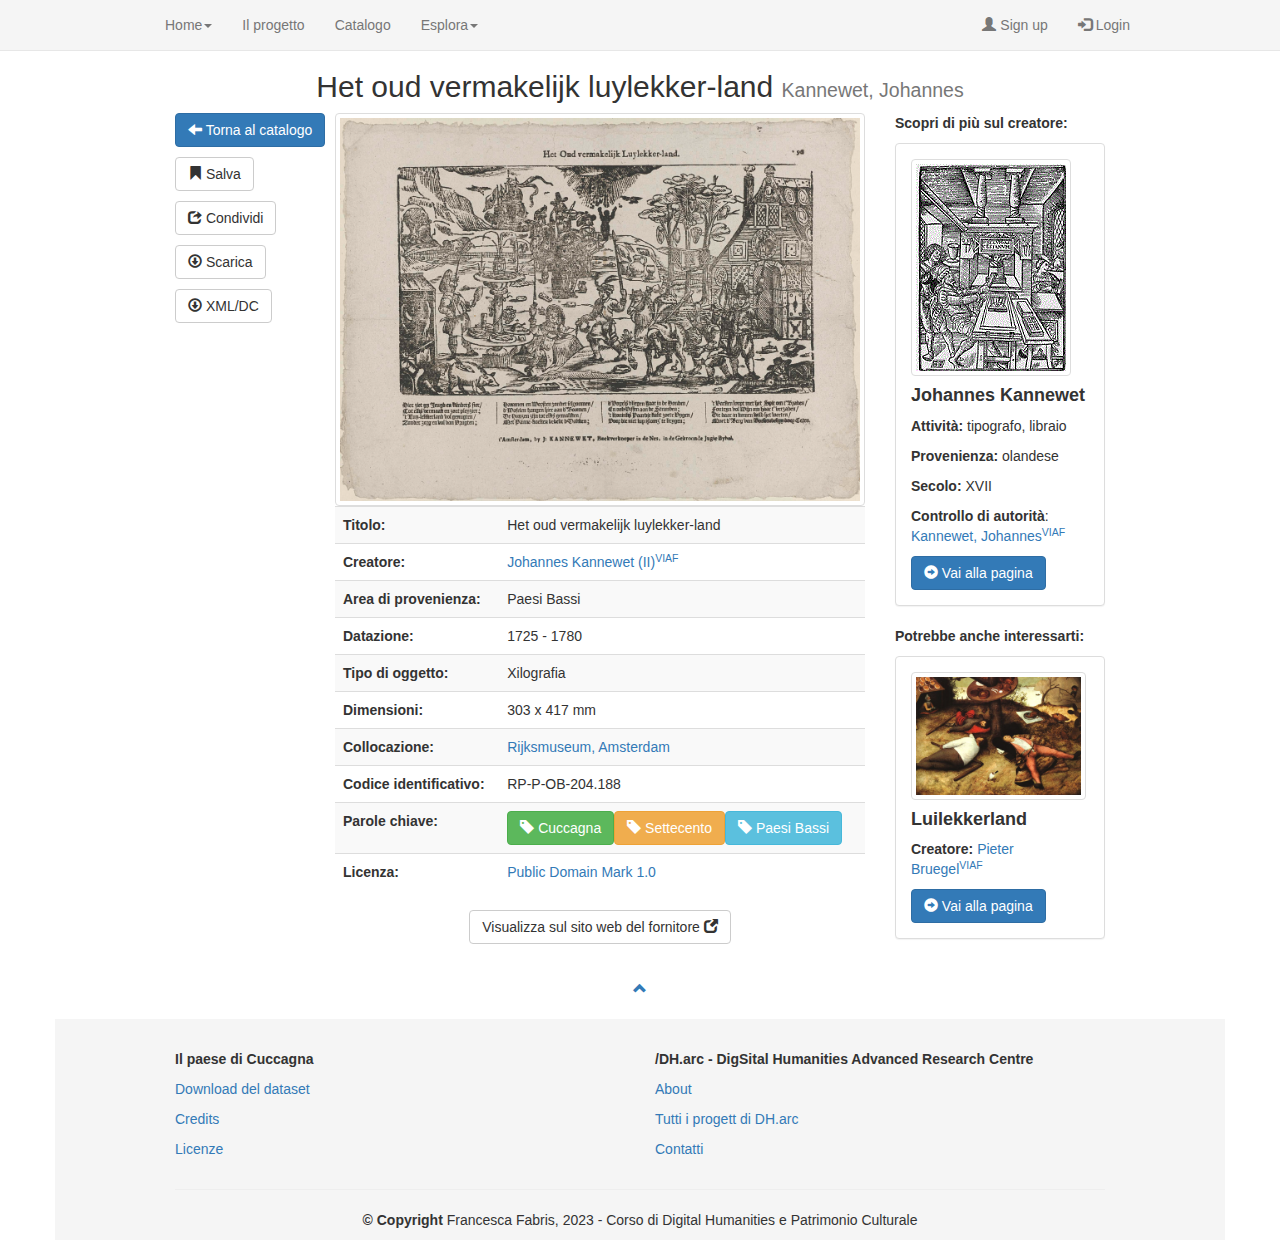
<file: item1.html>
<!DOCTYPE html>
<html lang="it">
<head>
  <title>Het oud vermakelijk luylekker-land</title>
  <link rel="icon" type="image/x-icon" href="IMG/Favicon.jpg">
  <meta charset="utf-8">
  <meta name="viewport" content="width=device-width, initial-scale=1">
  <link rel="stylesheet" href="https://maxcdn.bootstrapcdn.com/bootstrap/3.4.1/css/bootstrap.min.css">
  <link rel="stylesheet" href="style.css">
  <script src="https://ajax.googleapis.com/ajax/libs/jquery/3.6.4/jquery.min.js"></script>
  <script src="https://maxcdn.bootstrapcdn.com/bootstrap/3.4.1/js/bootstrap.min.js"></script>
  <META NAME="DC.Title" CONTENT="Il Paese di Cuccagna">
  <META NAME="DC.Creator" CONTENT="Francesca Fabris">
  <META NAME="DC.Subject" CONTENT="Rappresentazione, Cuccagna, Paese di Cuccagna, Bengodi, Dipinti, Letteratura">
  <META NAME="DC.Description" CONTENT="Sito creato per permettere una navigazione e un raffronto tra le diverse rappresentazioni del Paese della Cuccagna che si sono date nel corso della storia occidentale">
  <META NAME="DC.Publisher" CONTENT="Università di Bologna">
  <META NAME="DC.Date" CONTENT="30/05/2023">
  <META NAME="DC.Type" CONTENT="Sito web">
  <META NAME="DC.Format" CONTENT="HTML">
  <META NAME="DC.Identifier" CONTENT="https://alsdaskind.github.io/paese-di-cuccagna/">
  <META NAME="DC.Language" CONTENT="Italiano">
  <META NAME="DC.Rights" CONTENT="Accesso libero Creative Commons">
</head>

<body>
  <nav class="navbar navbar-default navbar-fixed-top">
  <div class="container-fluid">
    <div class="navbar-header">
      <button type="button" class="navbar-toggle" data-toggle="collapse" data-target="#myNavbar">
        <span class="icon-bar"></span>
        <span class="icon-bar"></span>
        <span class="icon-bar"></span>
      </button>
    </div>
    <div class="collapse navbar-collapse" id="myNavbar">
      <ul class="nav navbar-nav">
        <li class="dropdown">
          <a class="dropdown-toggle" data-toggle="dropdown" href="#">Home<span class="caret"></span></a>
          <ul class="dropdown-menu">
            <li><a href="index.html">Introduzione</a><li>
            <li><a href="index.html">Cenni storici</a><li>
            <li><a href="index.html">Aggiunti di recente</a><li>
          </ul>
        </li>
        <li><a href="ilprogetto.html">Il progetto</a></li>
        <li><a href="catalogo.html">Catalogo</a></li>
        <li class="dropdown">
          <a class="dropdown-toggle" data-toggle="dropdown" href="#">Esplora<span class="caret"></span></a>
          <ul class="dropdown-menu">
            <li><a href="esplora.html">Per luoghi</a></li>
            <li><a href="esplora.html">Per date</a></li>
            <li><a href="esplora.html">Per percorsi</a></li>
          </ul>
        </li>
      </ul>
      <ul class="nav navbar-nav navbar-right">
        <li><a href="#" data-toggle="modal" data-target="#signupModal"><span class="glyphicon glyphicon-user"></span> Sign up</a></li>
        <li><a href="#" data-toggle="modal" data-target="#loginModal"><span class="glyphicon glyphicon-log-in"></span> Login</a></li>
      </ul>
    </div>
  </div>
  </nav>

  <section id="top" class="diriempimento"></section>
  <header class="container"><h2>Het oud vermakelijk luylekker-land <small>Kannewet, Johannes</small></h2></header>
  <section class="container">
    <div class="row">
      <div class="col-sm-2">
        <div>
          <a href="catalogo.html" type="button" class="btn btn-primary"><span class="glyphicon glyphicon-arrow-left"></span> Torna al catalogo</a>
          <p></p>
          <button type="button" class="btn btn-default"><span class="glyphicon glyphicon-bookmark"></span>  Salva</button>
          <p></p>
          <button type="button" class="btn btn-default"><span class="glyphicon glyphicon-share"></span>  Condividi</button>
          <p></p>
          <a href="IMG/Item1.jpeg" download type="button" class="btn btn-default"><span class="glyphicon glyphicon-download"></span>  Scarica</a>
          <p></p>
          <a href="XML/Item1.xml" type="button" class="btn btn-default"><span class="glyphicon glyphicon-download"></span>  XML/DC</a>
        </div>
      </div>
      <div class="col-sm-7"><img src="IMG/Item1.jpeg" class="img-thumbnail" alt="Het oud vermakelijk luylekker-land">
      <table class="table table-striped">
        <tr>
          <th>Titolo:</th>
          <td>Het oud vermakelijk luylekker-land</td>
        </tr>
        <tr>
          <th>Creatore:</th>
          <td><a href="http://viaf.org/viaf/18155189881682131129" target="_blank" title="Identificativo VIAF">Johannes Kannewet (II)<sup>VIAF</sup></a></td>
        </tr>
        <tr>
          <th>Area di provenienza:</th>
          <td>Paesi Bassi</td>
        </tr>
        <tr>
          <th>Datazione:</th>
          <td>1725 - 1780</td>
        </tr>
        <tr>
          <th>Tipo di oggetto:</th>
          <td>Xilografia</td>
        <tr>
          <th>Dimensioni:</th>
          <td>303 x 417 mm</td>
        </tr>
        </tr>
        <tr>
          <th>Collocazione:</th>
          <td><a href="https://www.rijksmuseum.nl/en" target="_blank" title="Website ufficiale">Rijksmuseum, Amsterdam<a></td>
        </tr>
        <tr>
          <th>Codice identificativo:</th>
          <td>RP-P-OB-204.188</td>
        </tr>
        <tr>
          <th>Parole chiave:</th>
          <td><button type="button" class="btn btn-success"><span class="glyphicon glyphicon-tag"></span> Cuccagna</button><button type="button" class="btn btn-warning"><span class="glyphicon glyphicon-tag"></span> Settecento</button><button type="button" class="btn btn-info"><span class="glyphicon glyphicon-tag"></span> Paesi Bassi</button></td>
        </tr>
        <tr>
          <th>Licenza:</th>
          <td><a href="http://creativecommons.org/publicdomain/mark/1.0/" target="_blank" title="Scopri le specifiche">Public Domain Mark 1.0</a></td>
      </table>
      <div class="centrato"><a href="https://www.rijksmuseum.nl/nl/collectie/RP-P-OB-204.188" type="button" class="btn btn-default" target="_blank" title="Apri in un'altra scheda">Visualizza sul sito web del fornitore <span class="glyphicon glyphicon-new-window"></span></a></div>
      </div>
      <div class="col-sm-3">
        <p><b>Scopri di più sul creatore:</b></p>
        <div class="panel panel-default">
            <div class="panel-body">
              <img src="IMG/Creatore1.gif" class="img-thumbnail"></img>
              <h4><b>Johannes Kannewet</b></h4>
              <p><b>Attività:</b> tipografo, libraio</p>
              <p><b>Provenienza:</b> olandese</p>
              <p><b>Secolo:</b> XVII</p>
              <p><b>Controllo di autorità</b>: <a href="http://viaf.org/viaf/18155189881682131129" target="_blank" title="Identificativo VIAF">Kannewet, Johannes<sup>VIAF</sup></a></p>
              <a href="#up" type="button" class="btn btn-primary"><span class=" glyphicon glyphicon-circle-arrow-right"></span>  Vai alla pagina</a>
            </div>
        </div>
        <p><b>Potrebbe anche interessarti:</b></p>
        <div class="panel panel-default">
          <div class="panel-body">
            <img src="IMG/Item3.jpg" class="img-thumbnail" style="width:175px">
            <h4><b>Luilekkerland</b></h4>
            <p><b>Creatore:</b> <a href="https://viaf.org/viaf/198955516/" target="_blank" title="Identificativo VIAF">Pieter Bruegel<sup>VIAF</sup></a></p>
            <a href="#up" type="button" class="btn btn-primary"><span class=" glyphicon glyphicon-circle-arrow-right"></span>  Vai alla pagina</a>
          </div>
        </div>
      </div>
    </div>
  </section>

  <section>
    <div class="tornasu" style="padding-top:20px">
    <a style="text-align: center;" href="#top" title="Torna su"><span class="glyphicon glyphicon-chevron-up"></span></a>
    </div>
  </section>

  <footer class="container text-center">
    <div class="row text-left">
      <div class="col-sm-6"><p><b>Il paese di Cuccagna</b></p>
      <p><a href="#">Download del dataset</a></p>
      <p><a href="#">Credits</a></p>
      <p><a href="#">Licenze</a></p>
      </div>
      <div class="col-sm-6"><p><b>/DH.arc - DigSital Humanities Advanced Research Centre</b></p>
      <p><a href="https://centri.unibo.it/dharc/en/research/projects-at-dh-arc" target="_blank">About</a></p>
      <p><a href="https://centri.unibo.it/dharc/en/research/projects-at-dh-arc" target="_blank">Tutti i progett di DH.arc</a></p>
      <p><a href="https://centri.unibo.it/dharc/en/contacts" target="_blank">Contatti</a></p>
      </div>
    </div>
    <hr>
    <div class="text-center">
      <p><b>&copy; Copyright</b> Francesca Fabris, 2023 - Corso di Digital Humanities e Patrimonio Culturale</p>
    </div>
  </footer>

  <!-- Modal Signup e Login -->
  <div class="modal fade" id="signupModal" tabindex="-1" role="dialog" aria-labelledby="signupModalLabel" aria-hidden="true">
    <div class="modal-dialog" role="document">
      <div class="modal-content">
        <div class="modal-header">
          <h5 class="modal-title" id="signupModalLabel">Registrati</h5>
          <button type="button" class="close" data-dismiss="modal" aria-label="Close">
            <span aria-hidden="true">&times;</span>
          </button>
        </div>
        <div class="modal-body">
          <!-- Contenuto del form di registrazione -->
          <form>
            <div class="form-group">
              <label for="name">Username</label>
              <input type="text" class="form-control" id="name" placeholder="Inserisci il tuo username">
            </div>
            <div class="form-group">
              <label for="email">Email</label>
              <input type="email" class="form-control" id="email" placeholder="Inserisci la tua email">
            </div>
            <div class="form-group">
              <label for="password">Password</label>
              <input type="password" class="form-control" id="password" placeholder="Inserisci la tua password">
            </div>
            <button type="submit" class="btn btn-primary">Registrati</button>
          </form>
        </div>
      </div>
    </div>
  </div>

  <div class="modal fade" id="loginModal" tabindex="-1" role="dialog" aria-labelledby="loginModalLabel" aria-hidden="true">
    <div class="modal-dialog" role="document">
      <div class="modal-content">
        <div class="modal-header">
          <h5 class="modal-title" id="loginModalLabel">Accedi</h5>
          <button type="button" class="close" data-dismiss="modal" aria-label="Close">
            <span aria-hidden="true">&times;</span>
          </button>
        </div>
        <div class="modal-body">
          <!-- Contenuto del form di login -->
          <form>
            <div class="form-group">
              <label for="username">Username</label>
              <input type="text" class="form-control" id="username" placeholder="Inserisci il tuo username">
            </div>
            <div class="form-group">
              <label for="password">Password</label>
              <input type="password" class="form-control" id="password" placeholder="Inserisci la tua password">
            </div>
            <button type="submit" class="btn btn-primary">Accedi</button>
          </form>
        </div>
      </div>
    </div>
  </div>
  <!-- Fine Modal Signup e Login -->
</body>
</file>
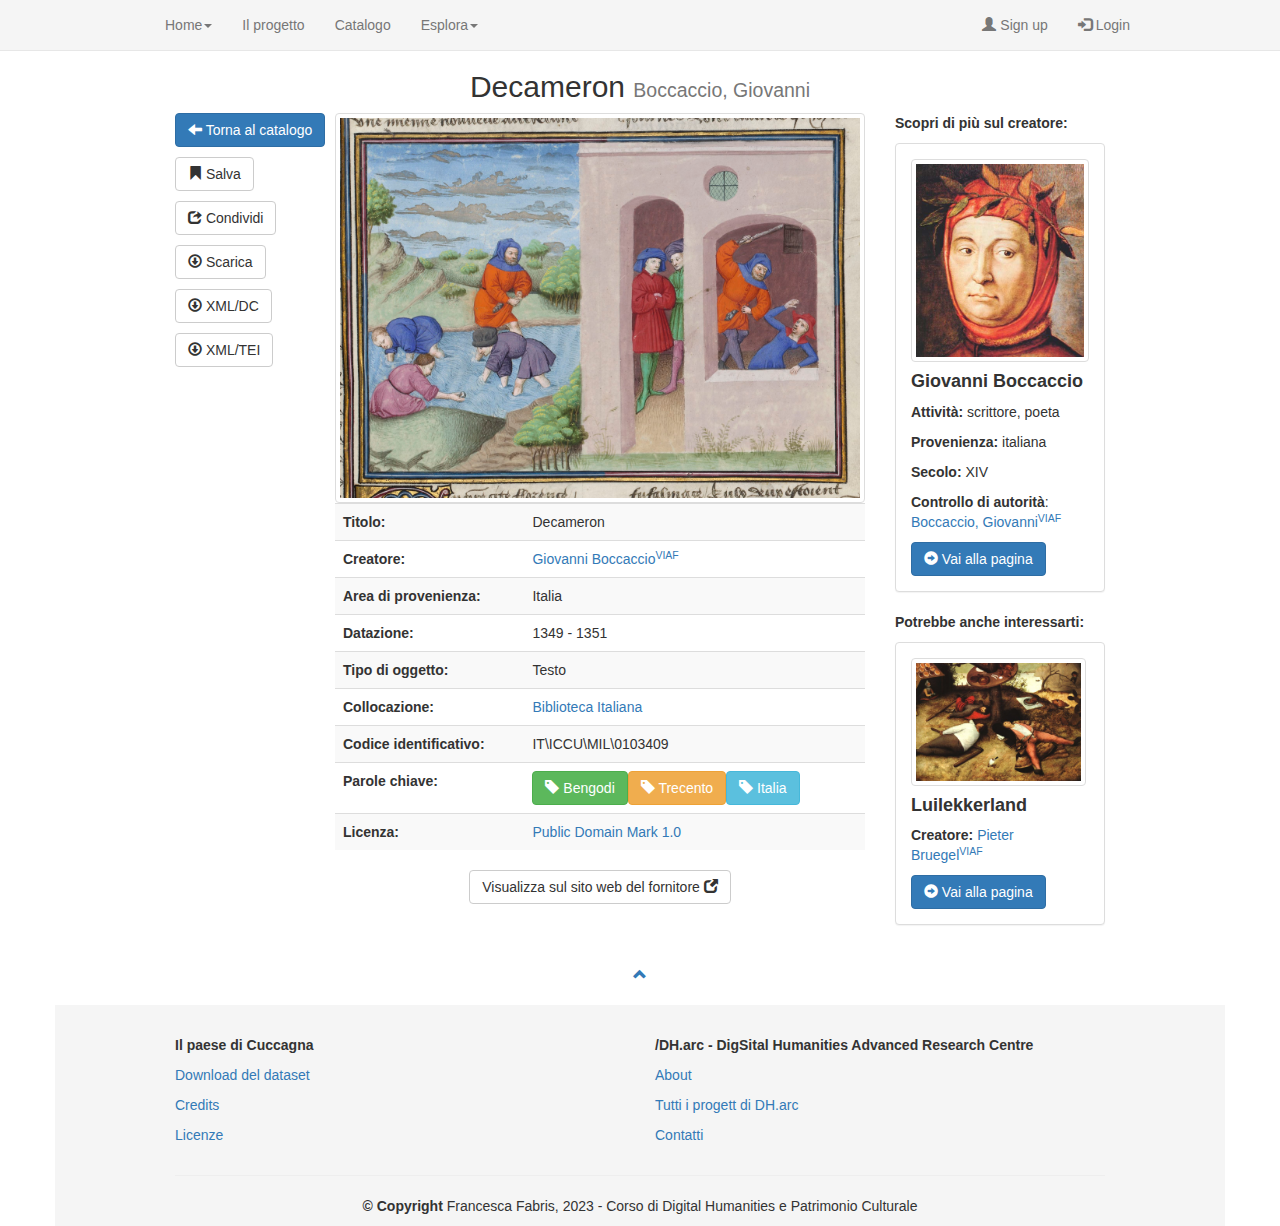
<file: item2.html>
<!DOCTYPE html>
<html lang="it">
<head>
  <title>Decameron, Novella III Giornata VIII</title>
  <link rel="icon" type="image/x-icon" href="IMG/Favicon.jpg">
  <meta charset="utf-8">
  <meta name="viewport" content="width=device-width, initial-scale=1">
  <link rel="stylesheet" href="https://maxcdn.bootstrapcdn.com/bootstrap/3.4.1/css/bootstrap.min.css">
  <link rel="stylesheet" href="style.css">
  <script src="https://ajax.googleapis.com/ajax/libs/jquery/3.6.4/jquery.min.js"></script>
  <script src="https://maxcdn.bootstrapcdn.com/bootstrap/3.4.1/js/bootstrap.min.js"></script>
  <META NAME="DC.Title" CONTENT="Il Paese di Cuccagna">
  <META NAME="DC.Creator" CONTENT="Francesca Fabris">
  <META NAME="DC.Subject" CONTENT="Rappresentazione, Cuccagna, Paese di Cuccagna, Bengodi, Dipinti, Letteratura">
  <META NAME="DC.Description" CONTENT="Sito creato per permettere una navigazione e un raffronto tra le diverse rappresentazioni del Paese della Cuccagna che si sono date nel corso della storia occidentale">
  <META NAME="DC.Publisher" CONTENT="Università di Bologna">
  <META NAME="DC.Date" CONTENT="30/05/2023">
  <META NAME="DC.Type" CONTENT="Sito web">
  <META NAME="DC.Format" CONTENT="HTML">
  <META NAME="DC.Identifier" CONTENT="https://alsdaskind.github.io/paese-di-cuccagna/">
  <META NAME="DC.Language" CONTENT="Italiano">
  <META NAME="DC.Rights" CONTENT="Accesso libero Creative Commons">
</head>

<body>
  <nav class="navbar navbar-default navbar-fixed-top">
  <div class="container-fluid">
    <div class="navbar-header">
      <button type="button" class="navbar-toggle" data-toggle="collapse" data-target="#myNavbar">
        <span class="icon-bar"></span>
        <span class="icon-bar"></span>
        <span class="icon-bar"></span>
      </button>
    </div>
    <div class="collapse navbar-collapse" id="myNavbar">
      <ul class="nav navbar-nav">
        <li class="dropdown">
          <a class="dropdown-toggle" data-toggle="dropdown" href="#">Home<span class="caret"></span></a>
          <ul class="dropdown-menu">
            <li><a href="index.html">Introduzione</a><li>
            <li><a href="index.html">Cenni storici</a><li>
            <li><a href="index.html">Aggiunti di recente</a><li>
          </ul>
        </li>
        <li><a href="ilprogetto.html">Il progetto</a></li>
        <li><a href="catalogo.html">Catalogo</a></li>
        <li class="dropdown">
          <a class="dropdown-toggle" data-toggle="dropdown" href="#">Esplora<span class="caret"></span></a>
          <ul class="dropdown-menu">
            <li><a href="esplora.html">Per luoghi</a></li>
            <li><a href="esplora.html">Per date</a></li>
            <li><a href="esplora.html">Per percorsi</a></li>
          </ul>
        </li>
      </ul>
      <ul class="nav navbar-nav navbar-right">
        <li><a href="#" data-toggle="modal" data-target="#signupModal"><span class="glyphicon glyphicon-user"></span> Sign up</a></li>
        <li><a href="#" data-toggle="modal" data-target="#loginModal"><span class="glyphicon glyphicon-log-in"></span> Login</a></li>
      </ul>
    </div>
  </div>
  </nav>

  <section id="top" class="diriempimento"></section>
  <header class="container"><h2>Decameron <small>Boccaccio, Giovanni</small></h2></header>
  <section class="container">
    <div class="row">
      <div class="col-sm-2">
        <div>
          <a href="catalogo.html" type="button" class="btn btn-primary"><span class="glyphicon glyphicon-arrow-left"></span> Torna al catalogo</a>
          <p></p>
          <button type="button" class="btn btn-default"><span class="glyphicon glyphicon-bookmark"></span>  Salva</button>
          <p></p>
          <button type="button" class="btn btn-default"><span class="glyphicon glyphicon-share"></span>  Condividi</button>
          <p></p>
          <a href="IMG/Item2.jpg" download type="button" class="btn btn-default"><span class="glyphicon glyphicon-download"></span>  Scarica</a>
          <p></p>
          <a href="XML/Item2.xml" type="button" class="btn btn-default"><span class="glyphicon glyphicon-download"></span>  XML/DC</a>
          <p></p>
          <a href="XML/Item2TEI.xml" download type="button" class="btn btn-default"><span class="glyphicon glyphicon-download"></span>  XML/TEI</a>
        </div>
      </div>
      <div class="col-sm-7"><img src="IMG/Item2.jpg" class="img-thumbnail" alt="Het oud vermakelijk luylekker-land">
      <table class="table table-striped">
        <tr>
          <th>Titolo:</th>
          <td>Decameron</td>
        </tr>
        <tr>
          <th>Creatore:</th>
          <td><a href="http://viaf.org/viaf/64002165" target="_blank" title="Identificativo VIAF">Giovanni Boccaccio<sup>VIAF</sup></a></td>
        </tr>
        <tr>
          <th>Area di provenienza:</th>
          <td>Italia</td>
        </tr>
        <tr>
          <th>Datazione:</th>
          <td>1349 - 1351</td>
        </tr>
        <tr>
          <th>Tipo di oggetto:</th>
          <td>Testo</td>
        </tr>
        <tr>
          <th>Collocazione:</th>
          <td><a href="http://www.bibliotecaitaliana.it/" target="_blank" title="Website ufficiale">Biblioteca Italiana<a></td>
        </tr>
        <tr>
          <th>Codice identificativo:</th>
          <td>IT\ICCU\MIL\0103409</td>
        </tr>
        <tr>
          <th>Parole chiave:</th>
          <td><button type="button" class="btn btn-success"><span class="glyphicon glyphicon-tag"></span> Bengodi</button><button type="button" class="btn btn-warning"><span class="glyphicon glyphicon-tag"></span> Trecento</button><button type="button" class="btn btn-info"><span class="glyphicon glyphicon-tag"></span> Italia</button></td>
        </tr>
        <tr>
          <th>Licenza:</th>
          <td><a href="http://creativecommons.org/publicdomain/mark/1.0/" target="_blank" title="Scopri le specifiche">Public Domain Mark 1.0</a></td>
      </table>
      <div class="centrato"><a href="#" type="button" class="btn btn-default" target="_blank" title="Apri in un'altra scheda">Visualizza sul sito web del fornitore <span class="glyphicon glyphicon-new-window"></span></a></div>
      </div>
      <div class="col-sm-3">
        <p><b>Scopri di più sul creatore:</b></p>
        <div class="panel panel-default">
            <div class="panel-body">
              <img src="IMG/Creatore2.jpg" class="img-thumbnail"></img>
              <h4><b>Giovanni Boccaccio</b></h4>
              <p><b>Attività:</b> scrittore, poeta</p>
              <p><b>Provenienza:</b> italiana</p>
              <p><b>Secolo:</b> XIV</p>
              <p><b>Controllo di autorità</b>: <a href="http://viaf.org/viaf/64002165" target="_blank" title="Identificativo VIAF">Boccaccio, Giovanni<sup>VIAF</sup></a></p>
              <a href="creatore2.html" type="button" class="btn btn-primary"><span class=" glyphicon glyphicon-circle-arrow-right"></span>  Vai alla pagina</a>
            </div>
        </div>
        <p><b>Potrebbe anche interessarti:</b></p>
        <div class="panel panel-default">
          <div class="panel-body">
            <img src="IMG/Item3.jpg" class="img-thumbnail" style="width:175px">
            <h4><b>Luilekkerland</b></h4>
            <p><b>Creatore:</b> <a href="https://viaf.org/viaf/198955516/" target="_blank" title="Identificativo VIAF">Pieter Bruegel<sup>VIAF</sup></a></p>
            <a href="#up" type="button" class="btn btn-primary"><span class=" glyphicon glyphicon-circle-arrow-right"></span>  Vai alla pagina</a>
          </div>
        </div>
      </div>
    </div>
  </section>

  <section>
    <div class="tornasu" style="padding-top:20px">
    <a style="text-align: center;" href="#top" title="Torna su"><span class="glyphicon glyphicon-chevron-up"></span></a>
    </div>
  </section>

  <footer class="container text-center">
    <div class="row text-left">
      <div class="col-sm-6"><p><b>Il paese di Cuccagna</b></p>
      <p><a href="#">Download del dataset</a></p>
      <p><a href="#">Credits</a></p>
      <p><a href="#">Licenze</a></p>
      </div>
      <div class="col-sm-6"><p><b>/DH.arc - DigSital Humanities Advanced Research Centre</b></p>
      <p><a href="https://centri.unibo.it/dharc/en/research/projects-at-dh-arc" target="_blank">About</a></p>
      <p><a href="https://centri.unibo.it/dharc/en/research/projects-at-dh-arc" target="_blank">Tutti i progett di DH.arc</a></p>
      <p><a href="https://centri.unibo.it/dharc/en/contacts" target="_blank">Contatti</a></p>
      </div>
    </div>
    <hr>
    <div class="text-center">
      <p><b>&copy; Copyright</b> Francesca Fabris, 2023 - Corso di Digital Humanities e Patrimonio Culturale</p>
    </div>
  </footer>

  <!-- Modal Signup e Login -->
  <div class="modal fade" id="signupModal" tabindex="-1" role="dialog" aria-labelledby="signupModalLabel" aria-hidden="true">
    <div class="modal-dialog" role="document">
      <div class="modal-content">
        <div class="modal-header">
          <h5 class="modal-title" id="signupModalLabel">Registrati</h5>
          <button type="button" class="close" data-dismiss="modal" aria-label="Close">
            <span aria-hidden="true">&times;</span>
          </button>
        </div>
        <div class="modal-body">
          <!-- Contenuto del form di registrazione -->
          <form>
            <div class="form-group">
              <label for="name">Username</label>
              <input type="text" class="form-control" id="name" placeholder="Inserisci il tuo username">
            </div>
            <div class="form-group">
              <label for="email">Email</label>
              <input type="email" class="form-control" id="email" placeholder="Inserisci la tua email">
            </div>
            <div class="form-group">
              <label for="password">Password</label>
              <input type="password" class="form-control" id="password" placeholder="Inserisci la tua password">
            </div>
            <button type="submit" class="btn btn-primary">Registrati</button>
          </form>
        </div>
      </div>
    </div>
  </div>

  <div class="modal fade" id="loginModal" tabindex="-1" role="dialog" aria-labelledby="loginModalLabel" aria-hidden="true">
    <div class="modal-dialog" role="document">
      <div class="modal-content">
        <div class="modal-header">
          <h5 class="modal-title" id="loginModalLabel">Accedi</h5>
          <button type="button" class="close" data-dismiss="modal" aria-label="Close">
            <span aria-hidden="true">&times;</span>
          </button>
        </div>
        <div class="modal-body">
          <!-- Contenuto del form di login -->
          <form>
            <div class="form-group">
              <label for="username">Username</label>
              <input type="text" class="form-control" id="username" placeholder="Inserisci il tuo username">
            </div>
            <div class="form-group">
              <label for="password">Password</label>
              <input type="password" class="form-control" id="password" placeholder="Inserisci la tua password">
            </div>
            <button type="submit" class="btn btn-primary">Accedi</button>
          </form>
        </div>
      </div>
    </div>
  </div>
  <!-- Fine Modal Signup e Login -->
</body>
</file>
<file: style.css>
h2 {
    text-align: center;
}

.diriempimento {
    height:50px;
}
.container {
    padding-left: 120px;
    padding-right: 120px;
}

.navbar {
    background: whitesmoke;
    padding-left: 135px;
    padding-right: 135px;
}

.caption {
    text-align:center;
}

.tornasu {
    text-align:center;
    padding-bottom:20px;
}

footer {
    padding-top:30px;
    background: whitesmoke;
}

/* Pagination links */
.pagination a {
  color: black;
  float: left;
  padding: 8px 16px;
  text-decoration: none;
  transition: background-color .3s;
}

/* Style the active/current link */
.pagination a.active {
  background-color: dodgerblue;
  color: white;
}

/* Add a grey background color on mouse-over */
.pagination a:hover:not(.active) {background-color: #ddd;}

blockquote {
    font-size: 14px;
}

.giustificato {
    text-align: justify;
    line-height: 1.7;
}

  .centrato {
    text-align: center;
  }

  .contenitore-bottone {
    margin-left: auto;
    margin-right: auto;
  }

    .carousel-caption {
    position: absolute;
    bottom: 55px;
    left: 0;
    width: 100%;
    background-color: rgba(0, 0, 0, 0.5); /* Imposta il colore di sfondo con trasparenza */
    color: white; /* Imposta il colore del testo */
    padding: 30px; /* Aggiungi un po' di spazio intorno alla caption */
  }
</file>
